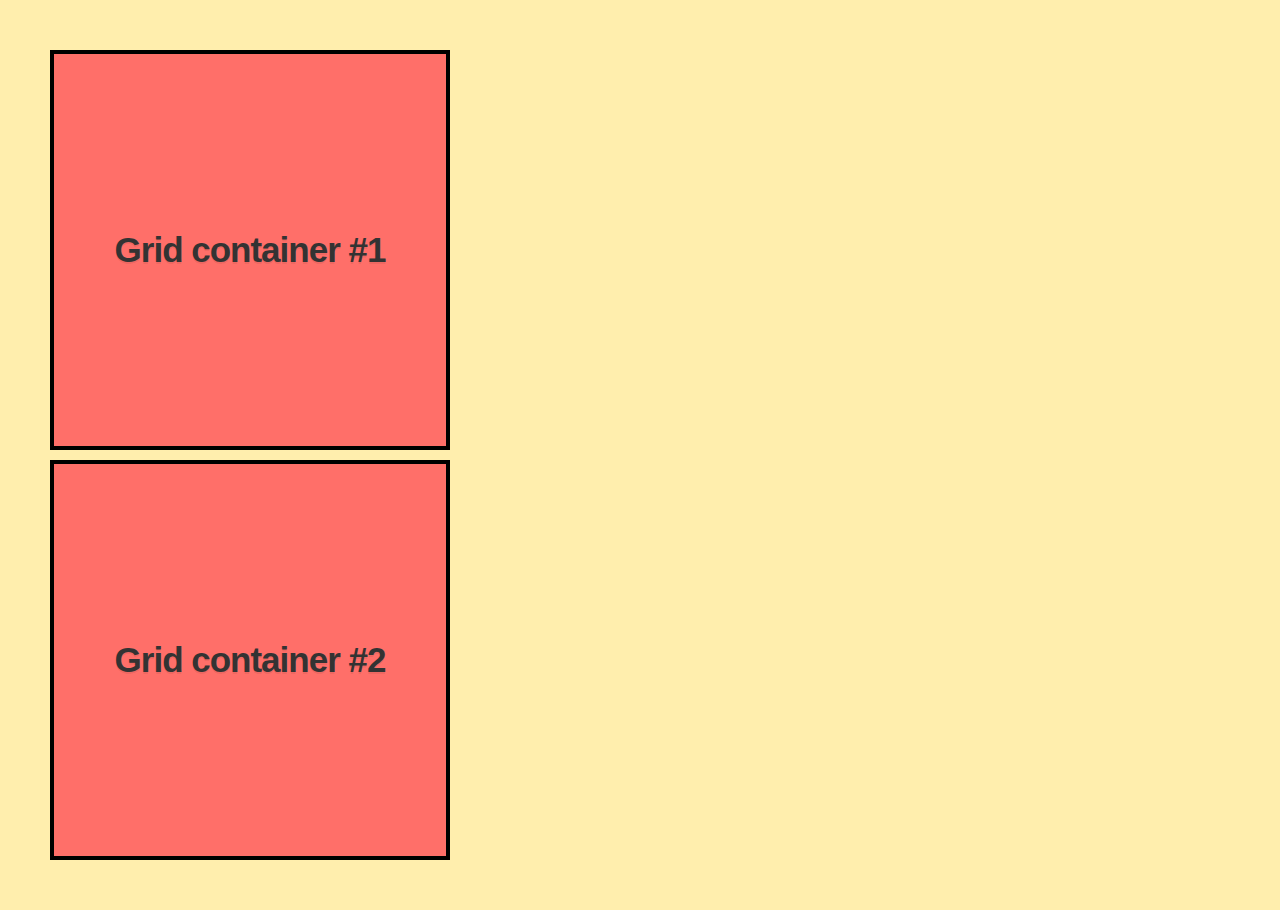
<file: 1-display_property/finish-code/index.html>
<!DOCTYPE html>
<html lang="en">

<head>
    <meta charset="UTF-8">
    <meta name="viewport" content="width=device-width, initial-scale=1.0">
    <link rel="stylesheet" href="./styles.css">
    <title>Display property</title>
</head>

<body>
    <div class="container">
        Grid container #1
    </div>
    <div class="container">
        Grid container #2
    </div>
</body>

</html>
</file>
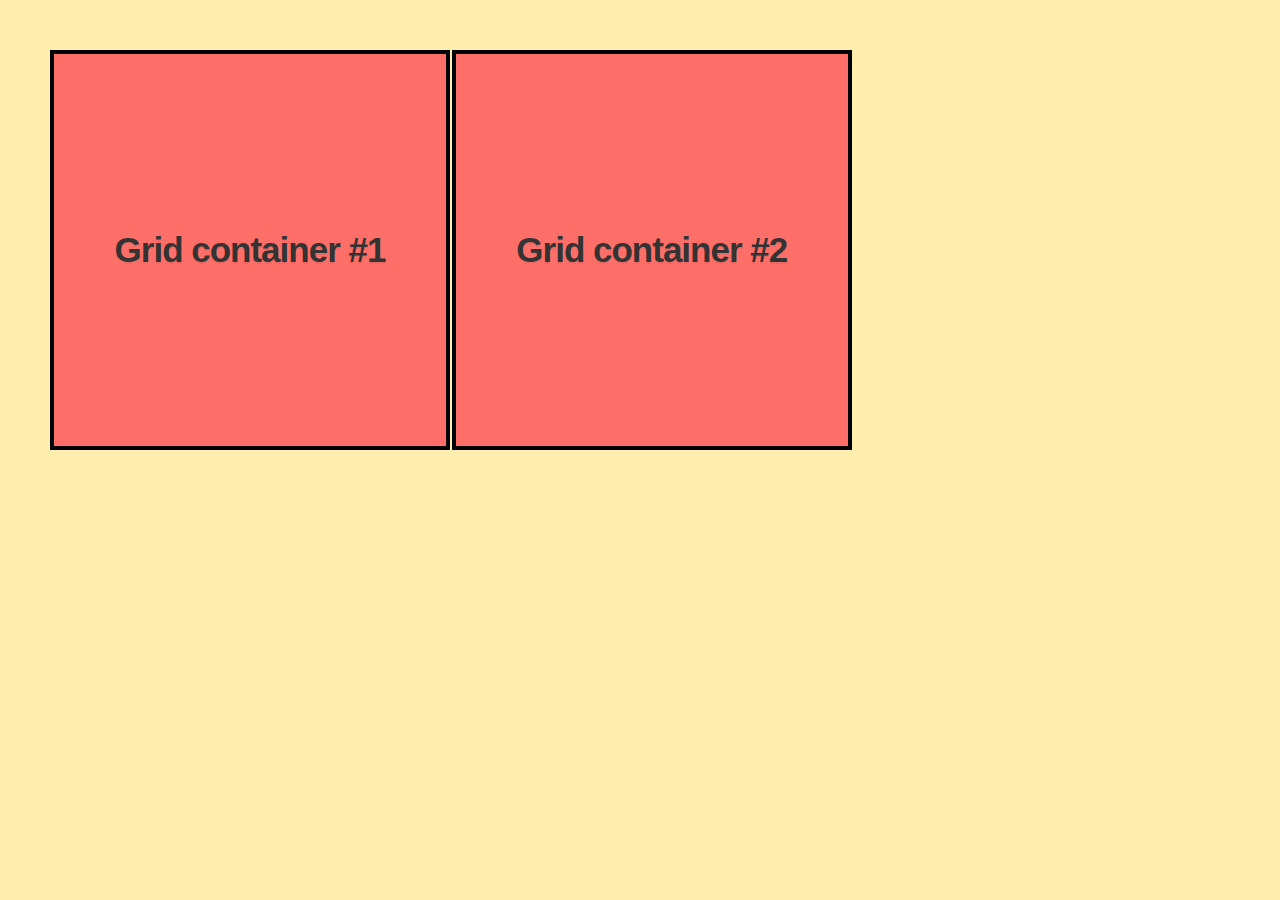
<file: 1-display_property/start-code/index.html>
<!DOCTYPE html>
<html lang="en">
  <head>
    <meta charset="UTF-8" />
    <meta name="viewport" content="width=device-width, initial-scale=1.0" />
    <link rel="stylesheet" href="./styles.css" />
    <title>Display property</title>
  </head>

  <body>
    <div class="container">Grid container #1</div>
    <div class="container">Grid container #2</div>
  </body>
</html>
</file>
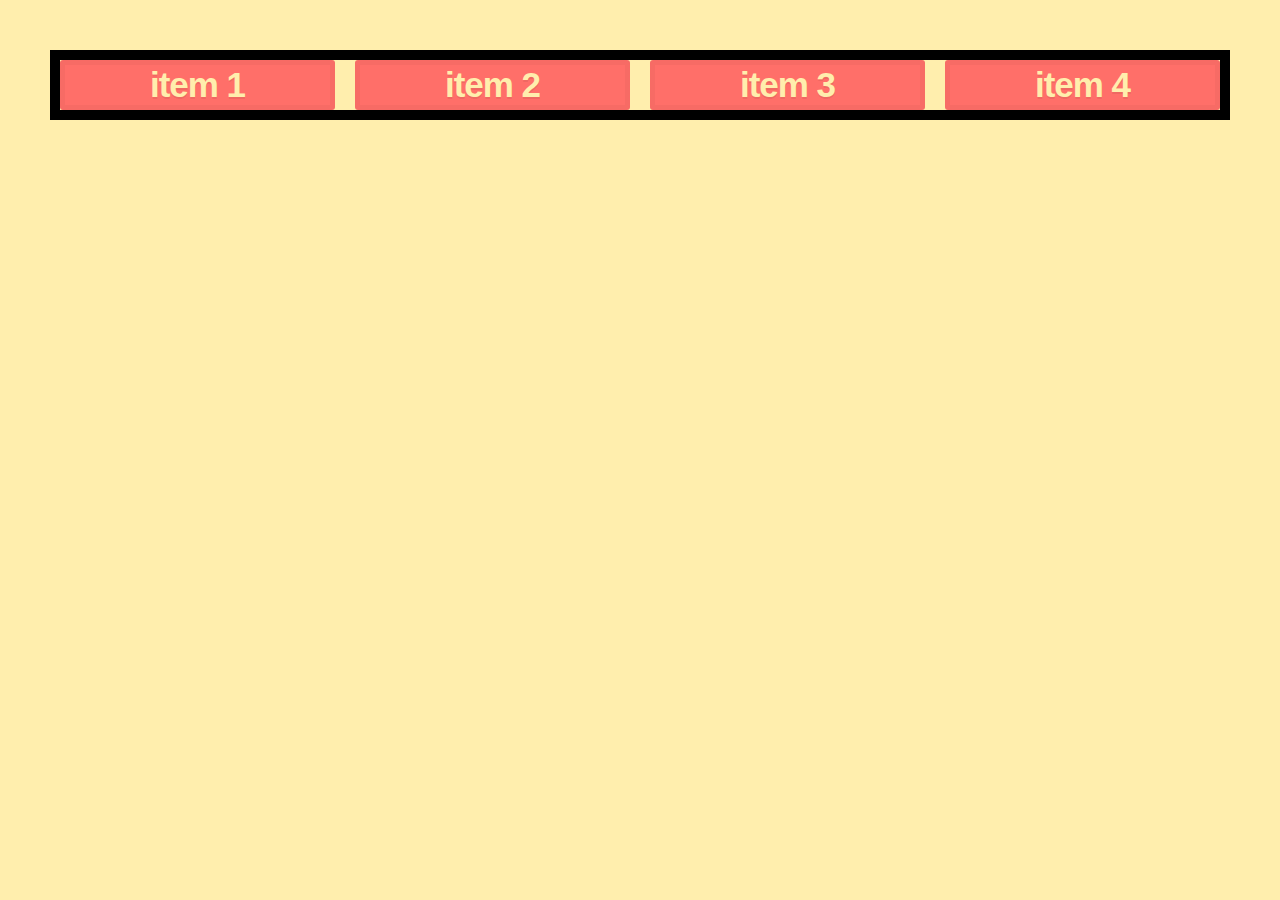
<file: 10-minmax/finish-code/index.html>
<!DOCTYPE html>
<html lang="en">

<head>
    <meta charset="UTF-8">
    <meta name="viewport" content="width=device-width, initial-scale=1.0">
    <link rel="stylesheet" href="./styles.css">
    <title>Display property</title>
</head>

<body>
    <div class="container">
        <div class="grid-item">item 1</div>
        <div class="grid-item">item 2</div>
        <div class="grid-item">item 3</div>
        <div class="grid-item">item 4</div>
    </div>

</body>

</html>
</file>
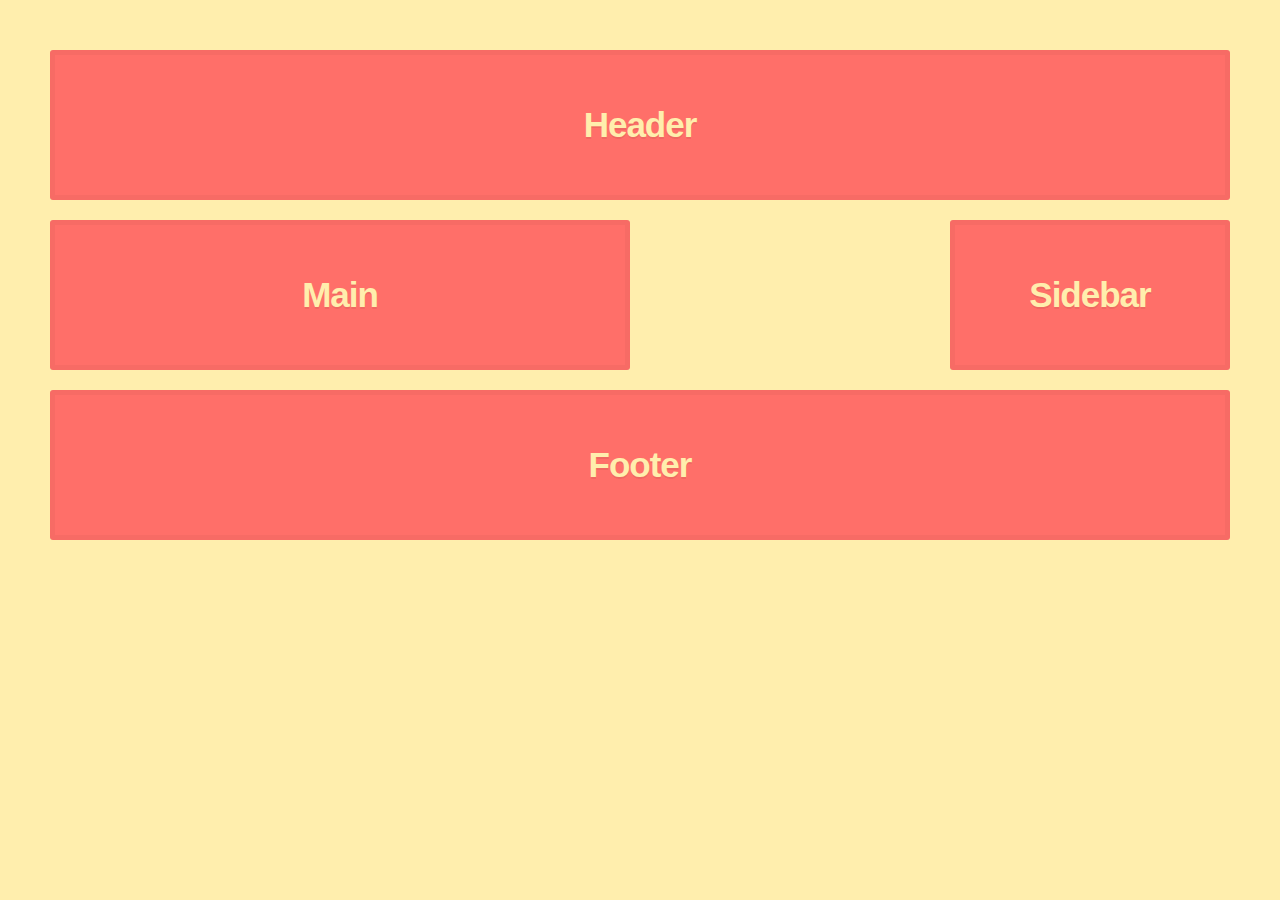
<file: 11-grid-template-areas/finish-code/index.html>
<!DOCTYPE html>
<html lang="en">

<head>
    <meta charset="UTF-8">
    <meta name="viewport" content="width=device-width, initial-scale=1.0">
    <link rel="stylesheet" href="./styles.css">
    <title>Display property</title>
</head>

<body>
    <div class="container">
        <header class="grid-item header">Header</header>
        <aside class="grid-item sidebar">Sidebar</aside>
        <main class="grid-item main">Main</main>
        <footer class="grid-item footer">Footer</footer>
    </div>

</body>

</html>
</file>
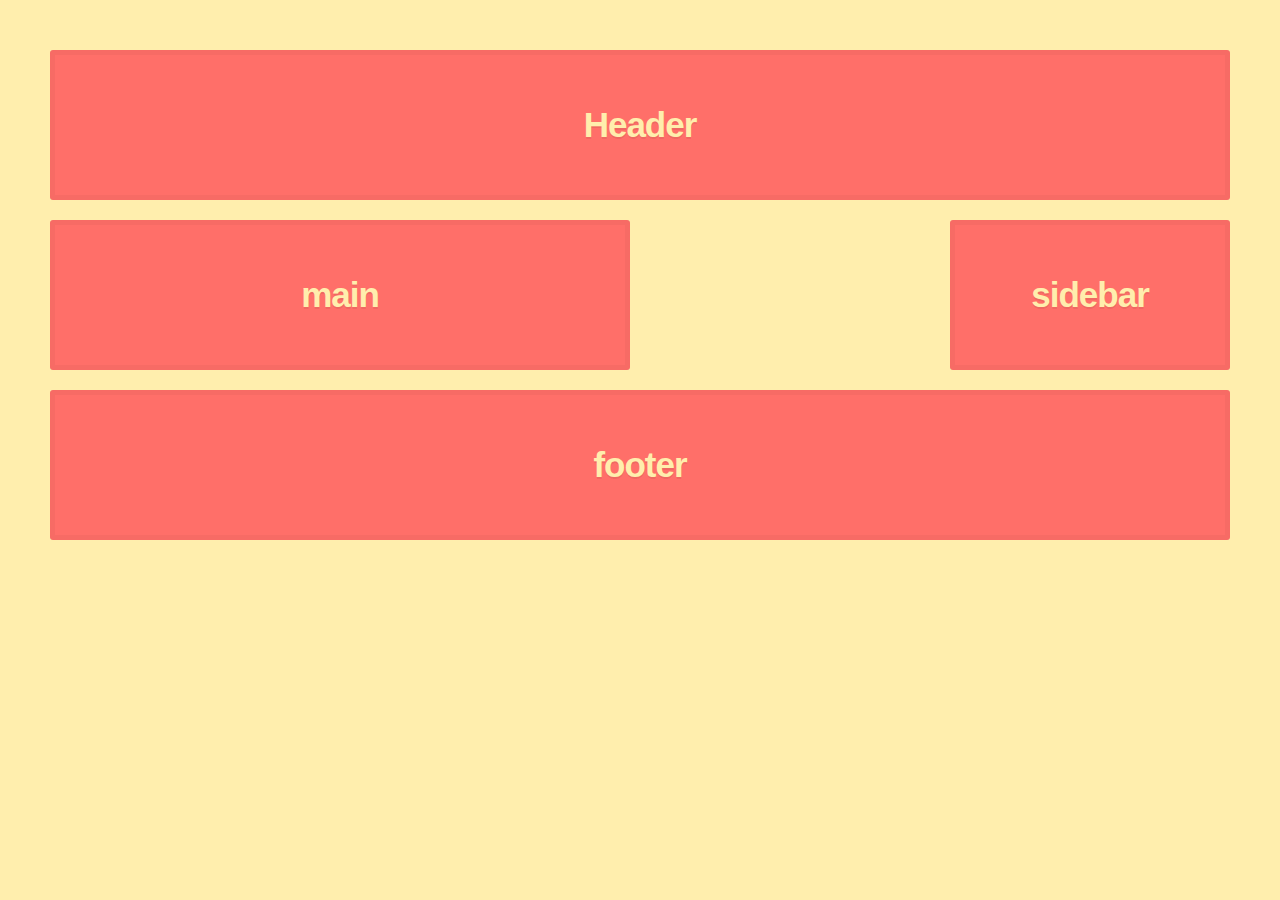
<file: 11-grid-template-areas/start-code/index.html>
<!DOCTYPE html>
<html lang="en">

<head>
    <meta charset="UTF-8">
    <meta name="viewport" content="width=device-width, initial-scale=1.0">
    <link rel="stylesheet" href="./styles.css">
    <title>Display property</title>
</head>

<body>
    <div class="container">
        <header class="grid-item header">Header</header>
        <aside class="grid-item sidebar">sidebar</aside>
        <main class="grid-item main">main</main>
        <footer class="grid-item footer">footer</footer>
    </div>

</body>

</html>
</file>
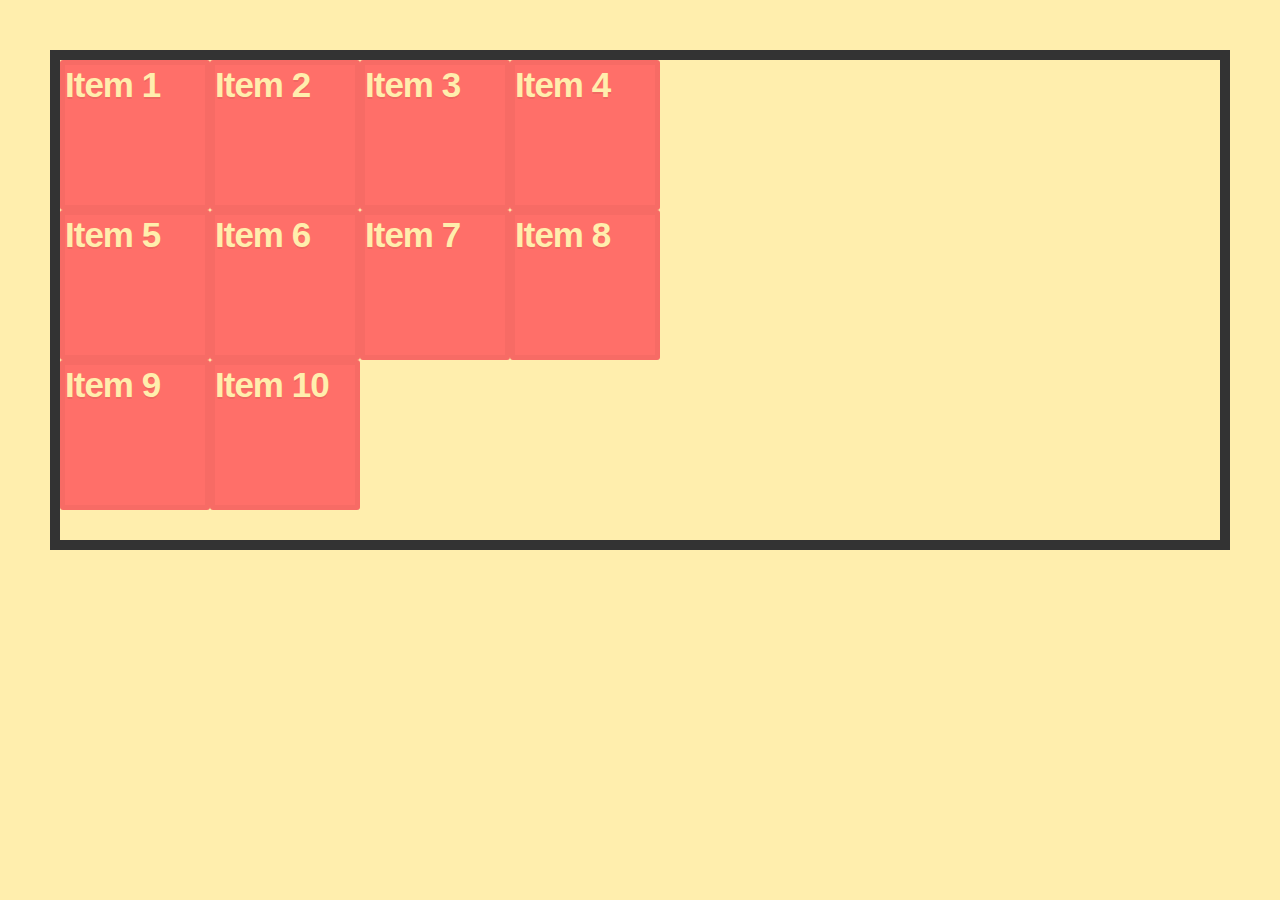
<file: 12-grid alignment and justification/finish-code/index.html>
<!DOCTYPE html>
<html lang="en">

<head>
    <meta charset="UTF-8">
    <meta name="viewport" content="width=device-width, initial-scale=1.0">
    <link rel="stylesheet" href="./styles.css">
    <title>Display property</title>
</head>

<body>
    <div class="container">
        <div class="grid-item">Item 1</div>
        <div class="grid-item">Item 2</div>
        <div class="grid-item">Item 3</div>
        <div class="grid-item item-4">Item 4</div>
        <div class="grid-item">Item 5</div>
        <div class="grid-item">Item 6</div>
        <div class="grid-item">Item 7</div>
        <div class="grid-item">Item 8</div>
        <div class="grid-item">Item 9</div>
        <div class="grid-item">Item 10</div>
    </div>

</body>

</html>
</file>
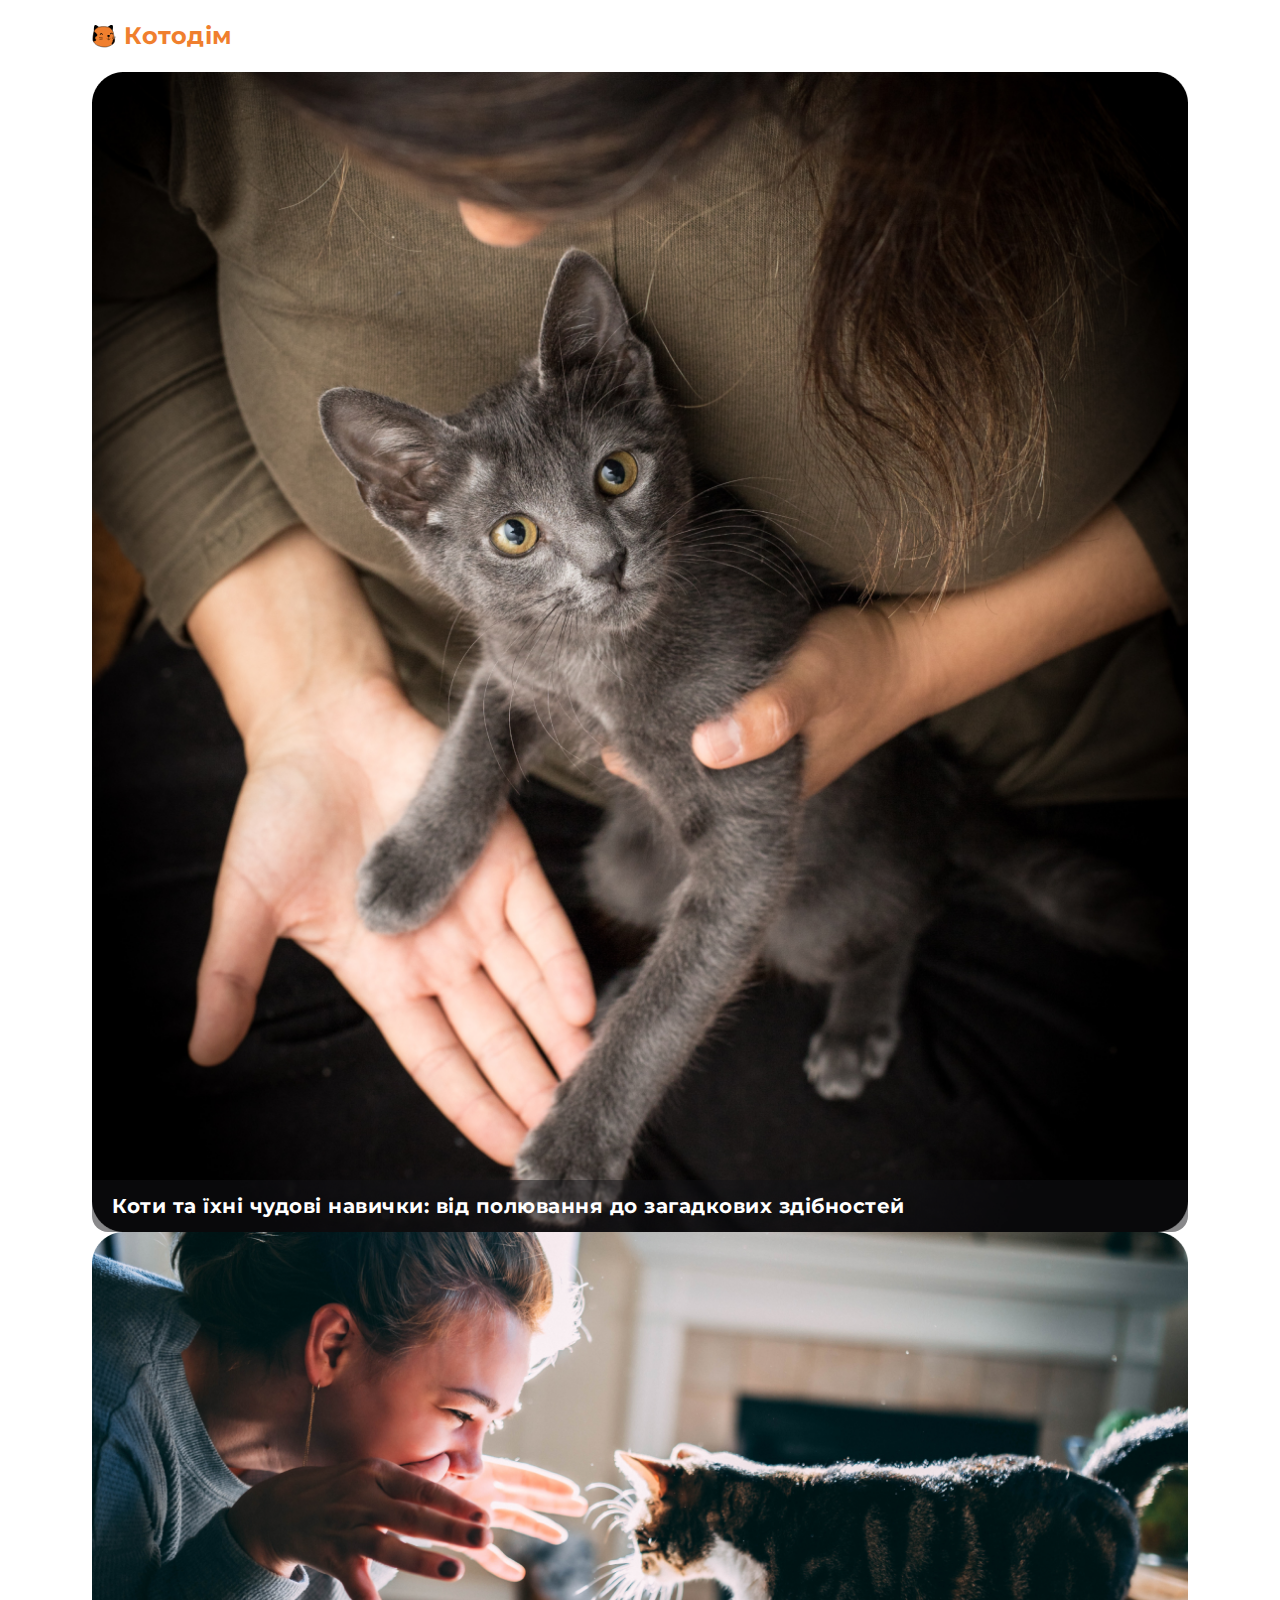
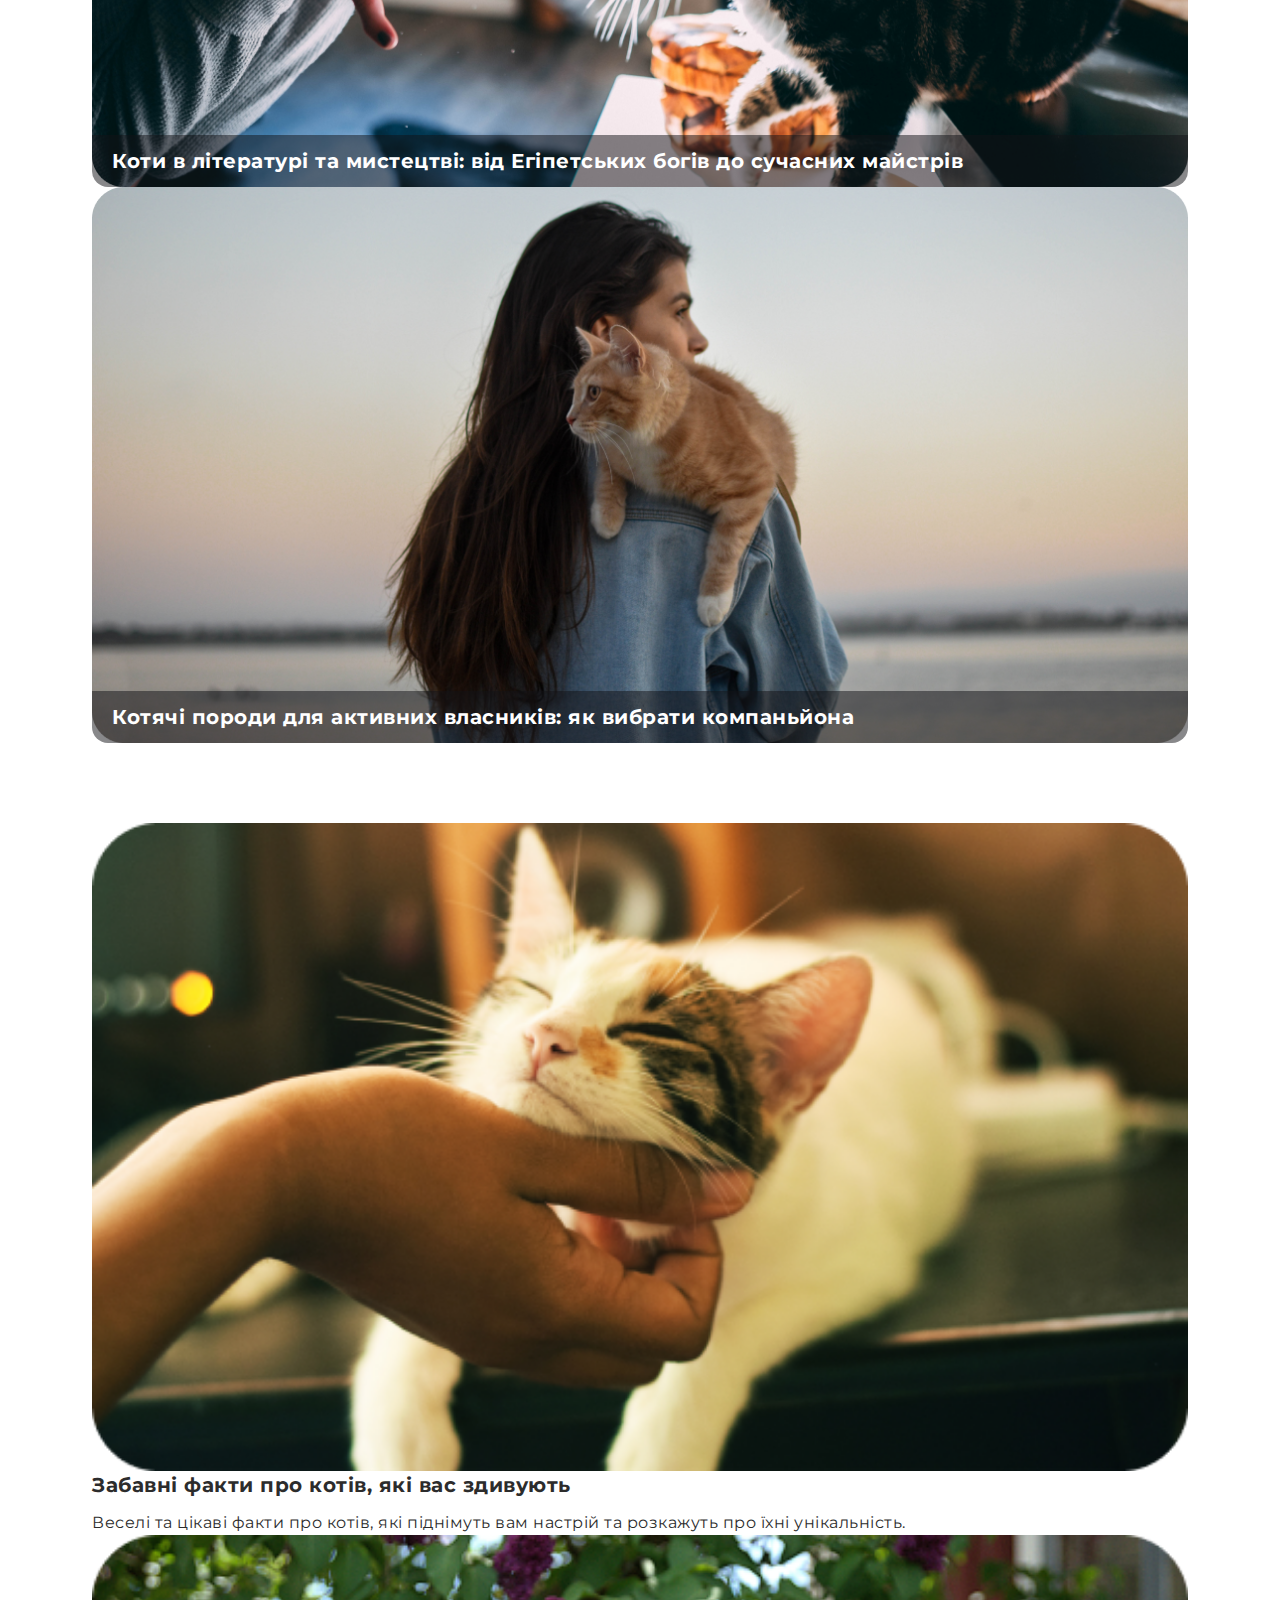
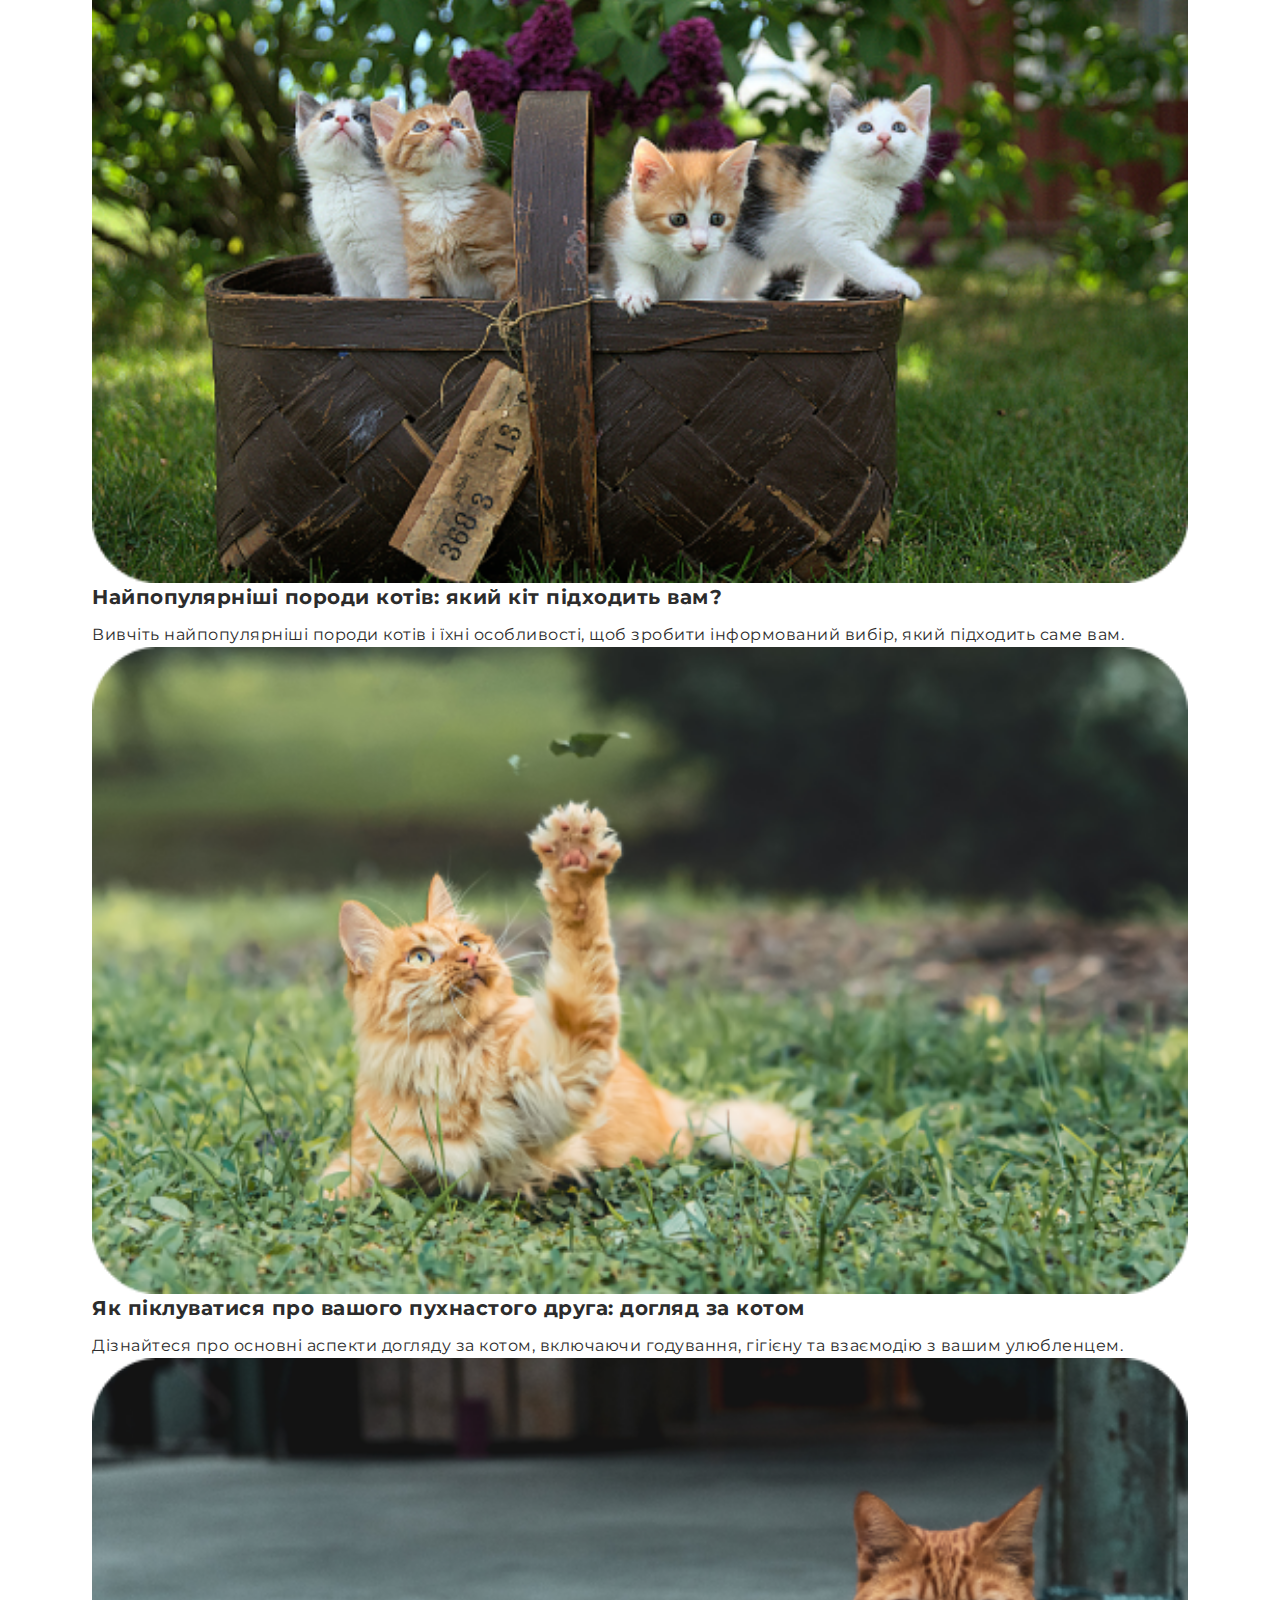
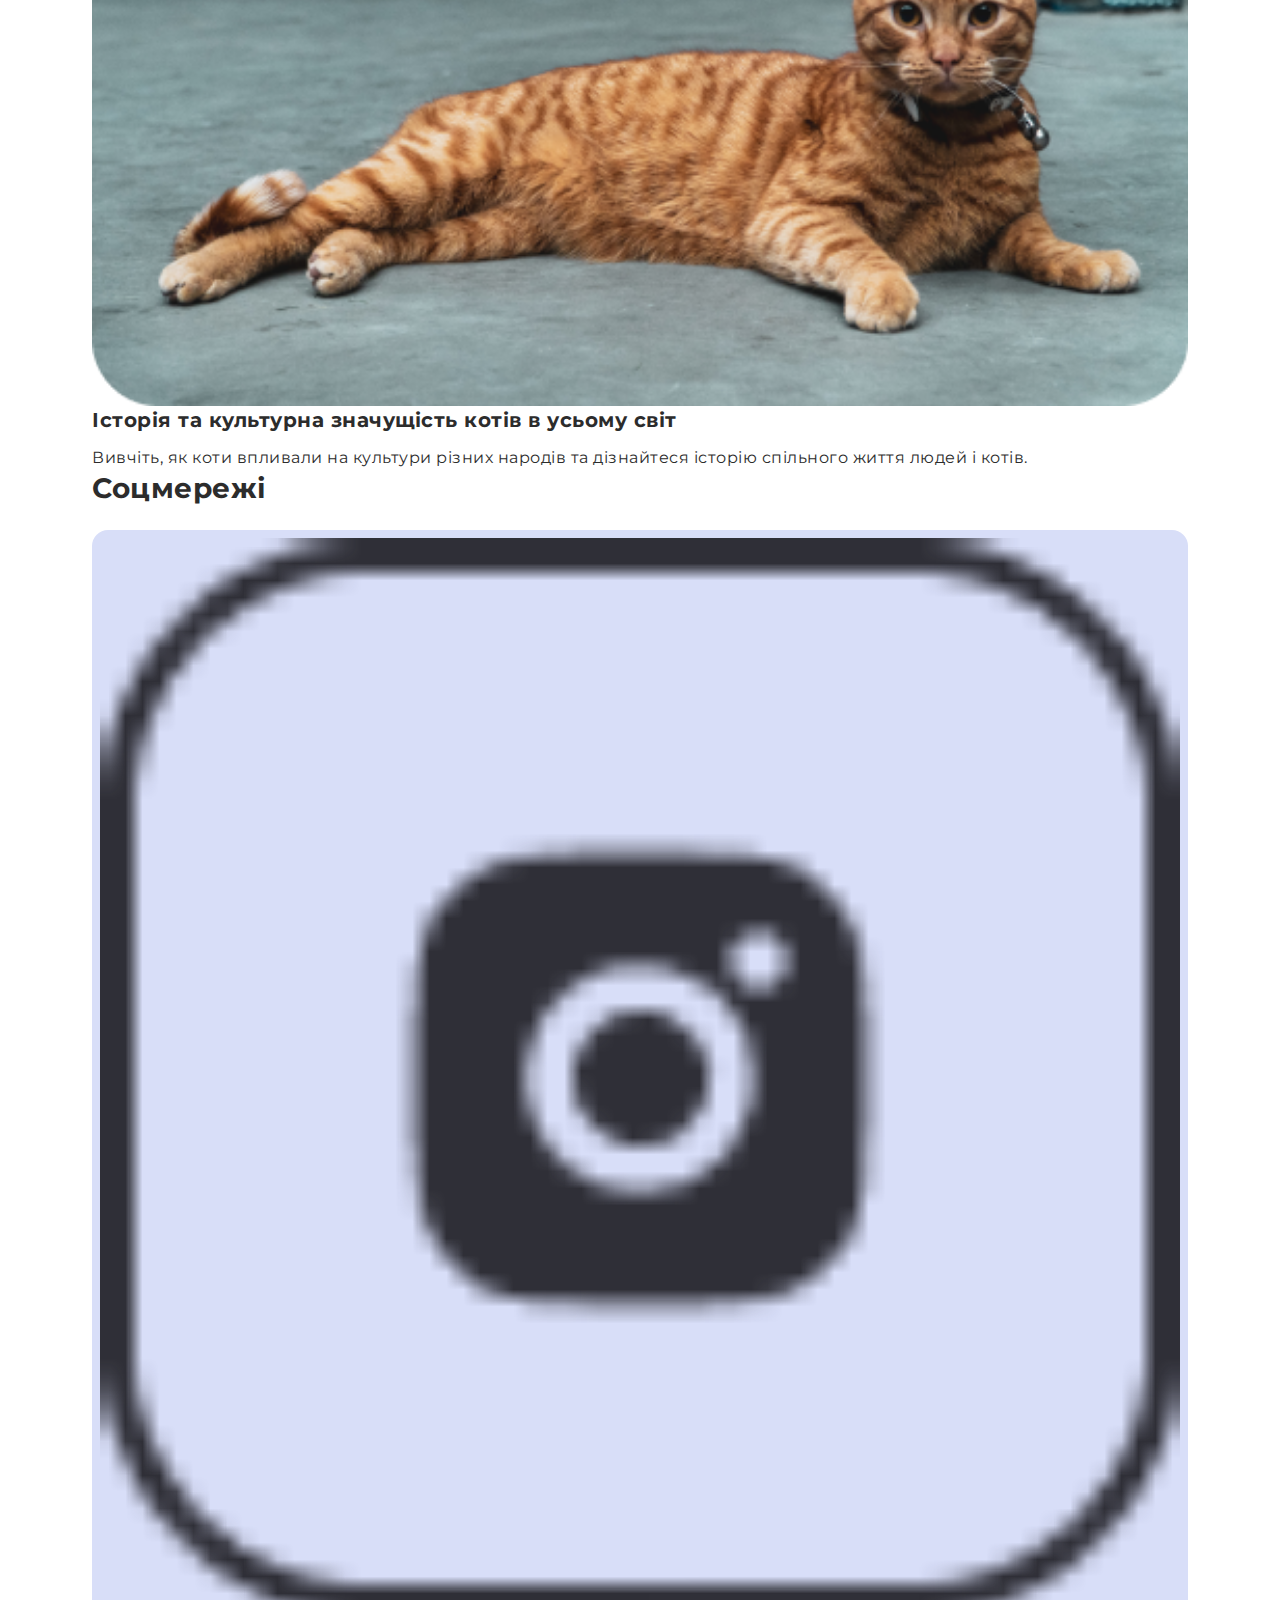
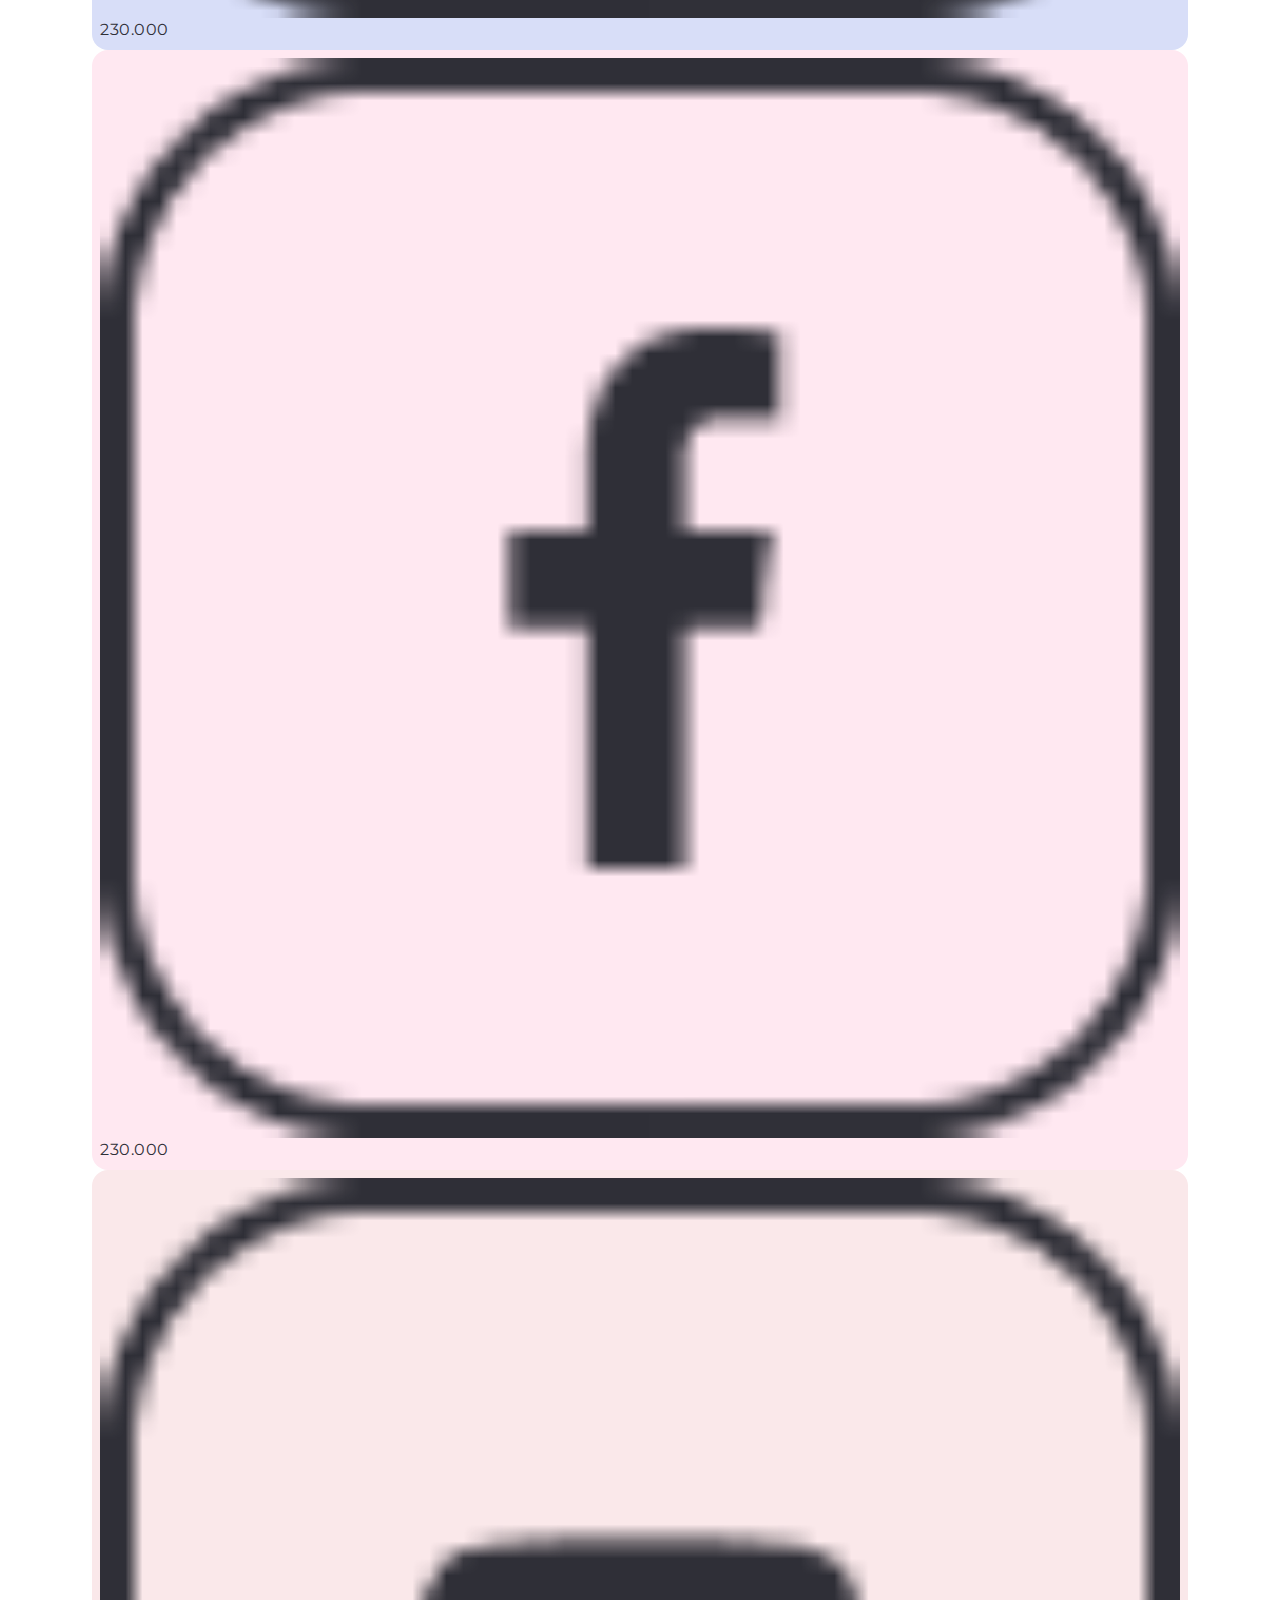
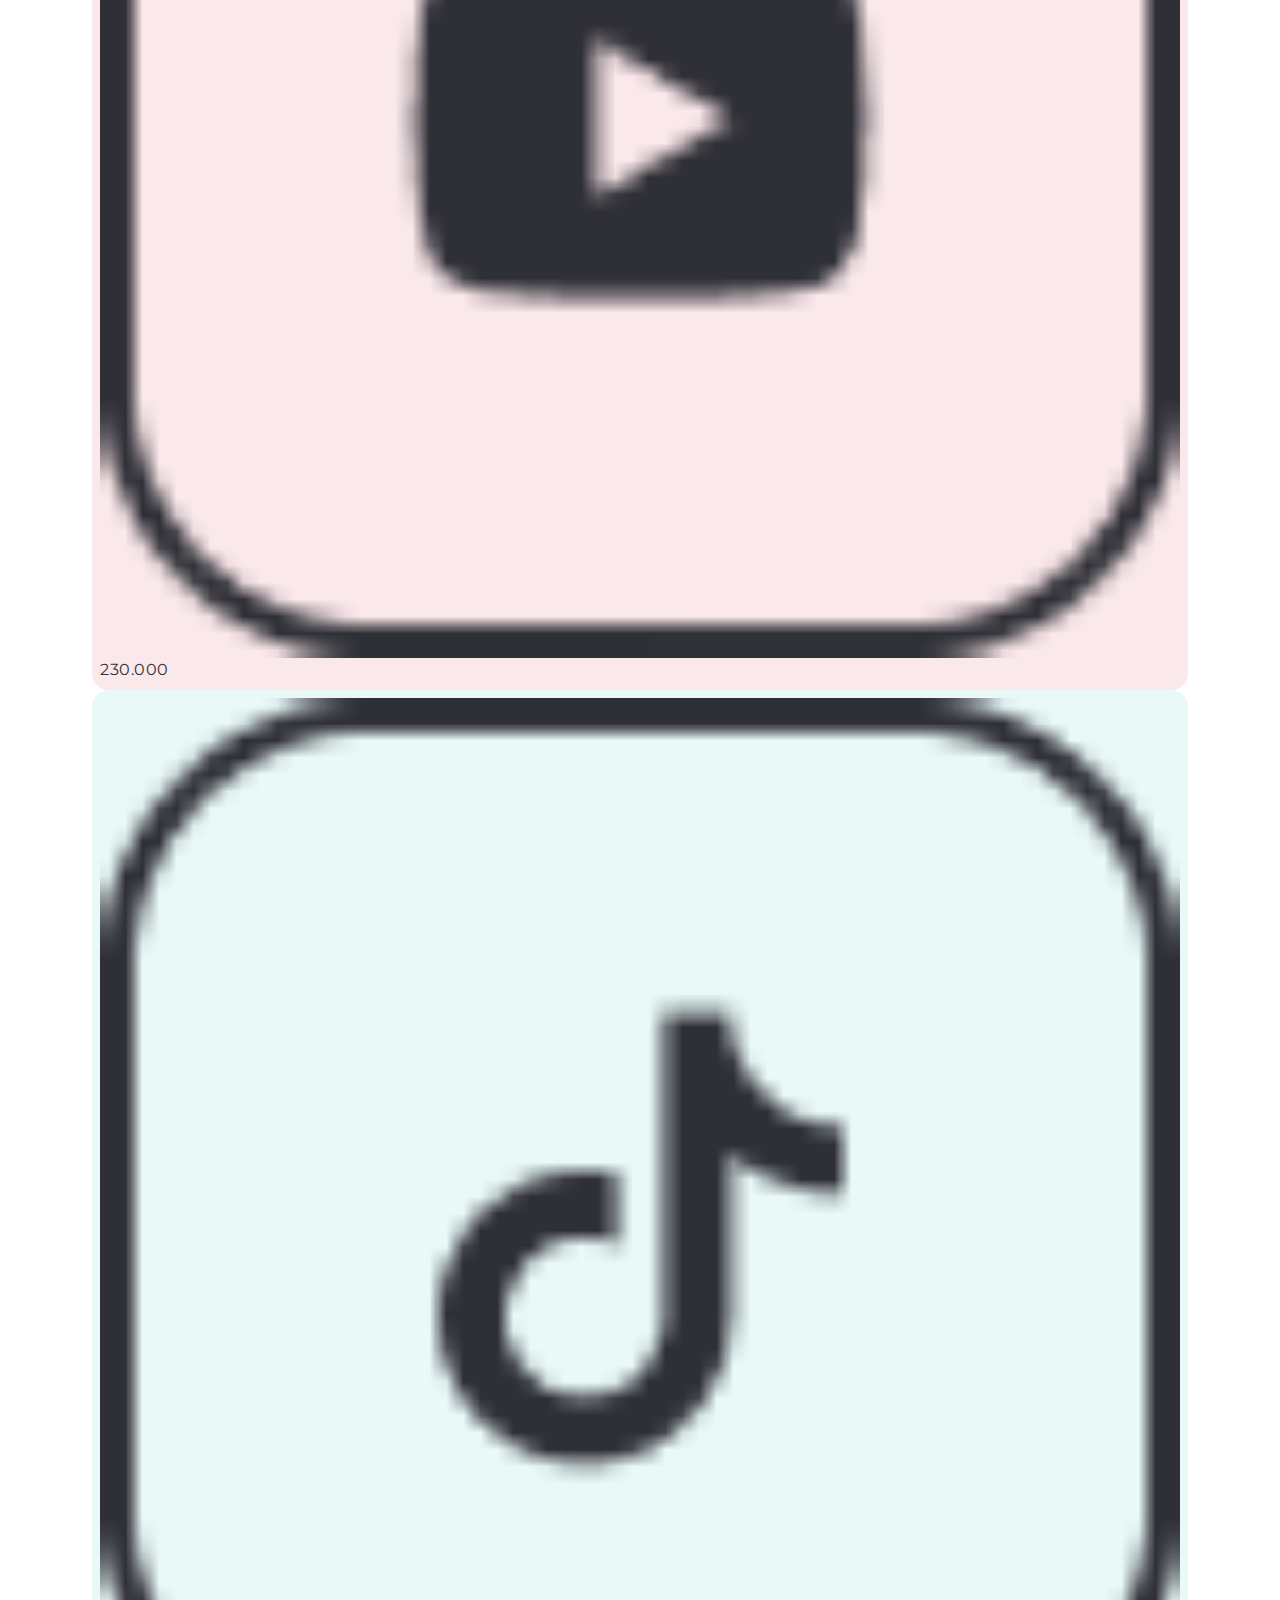
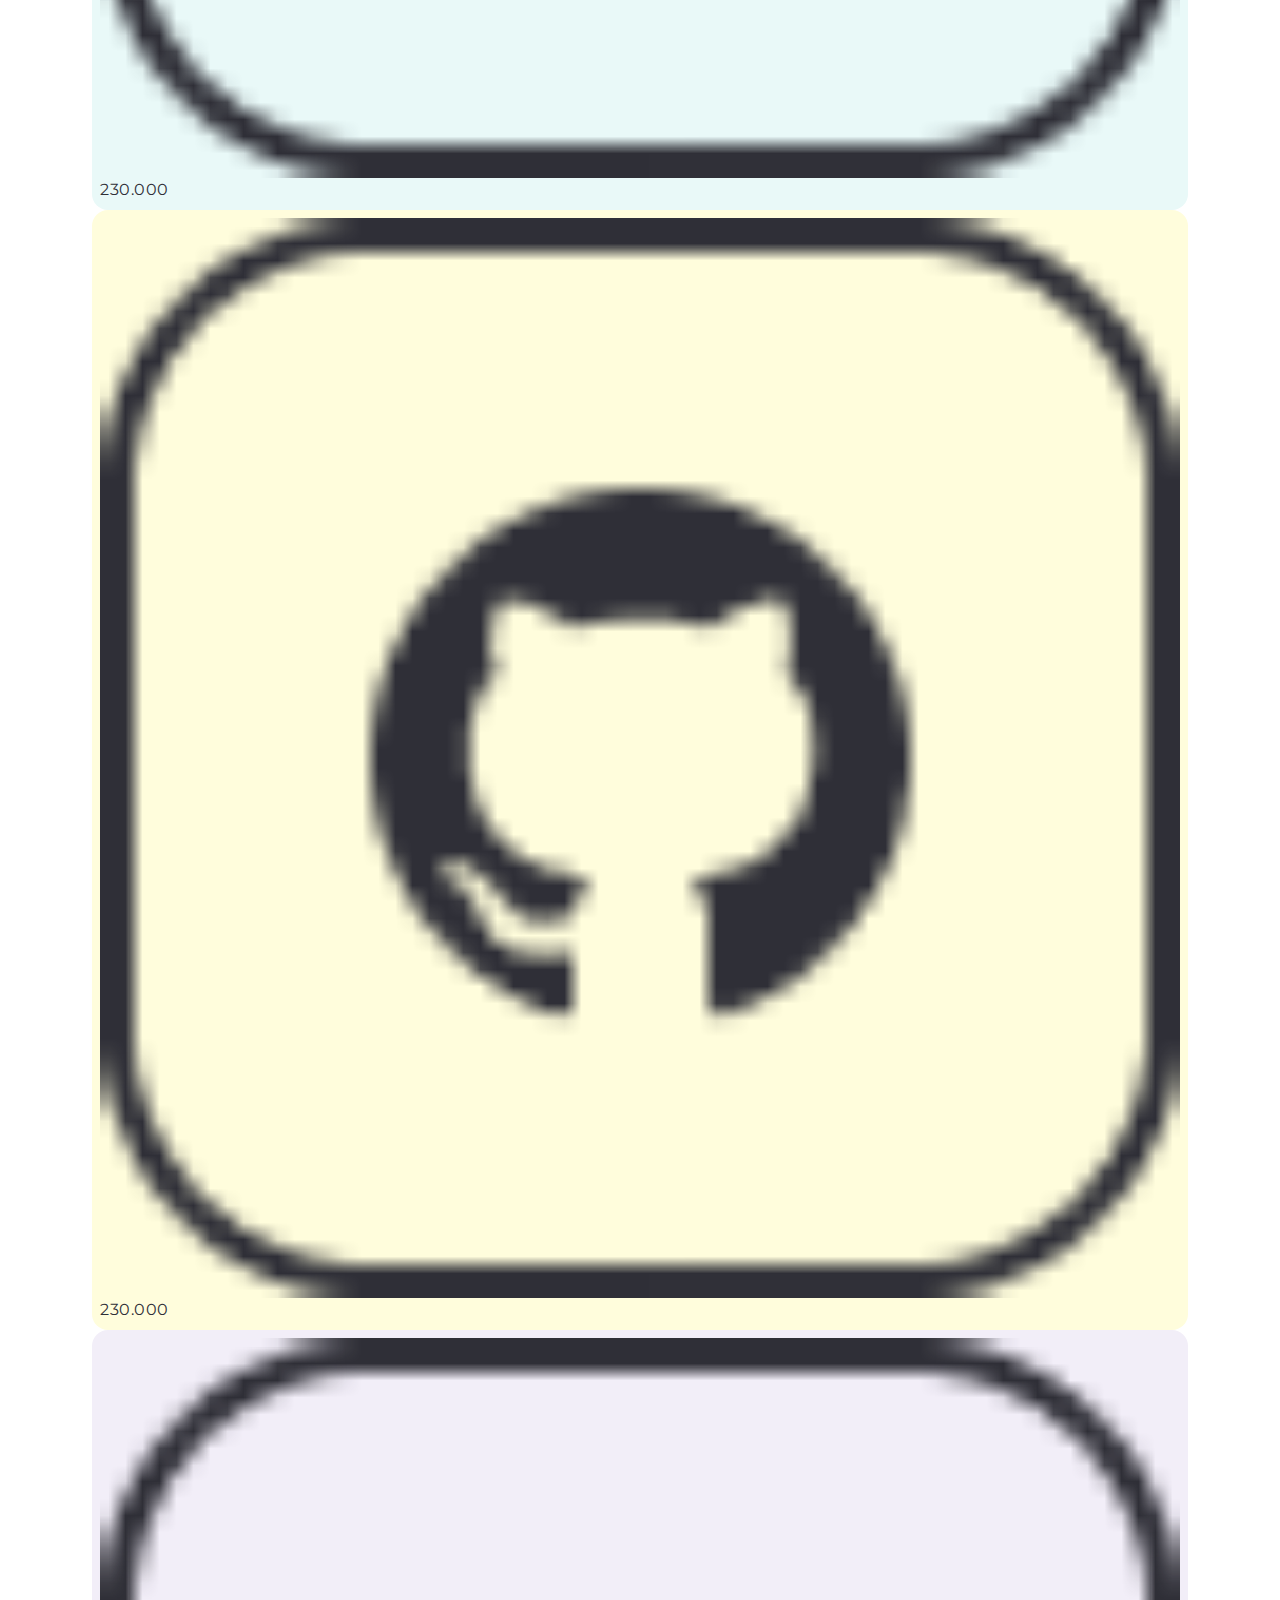
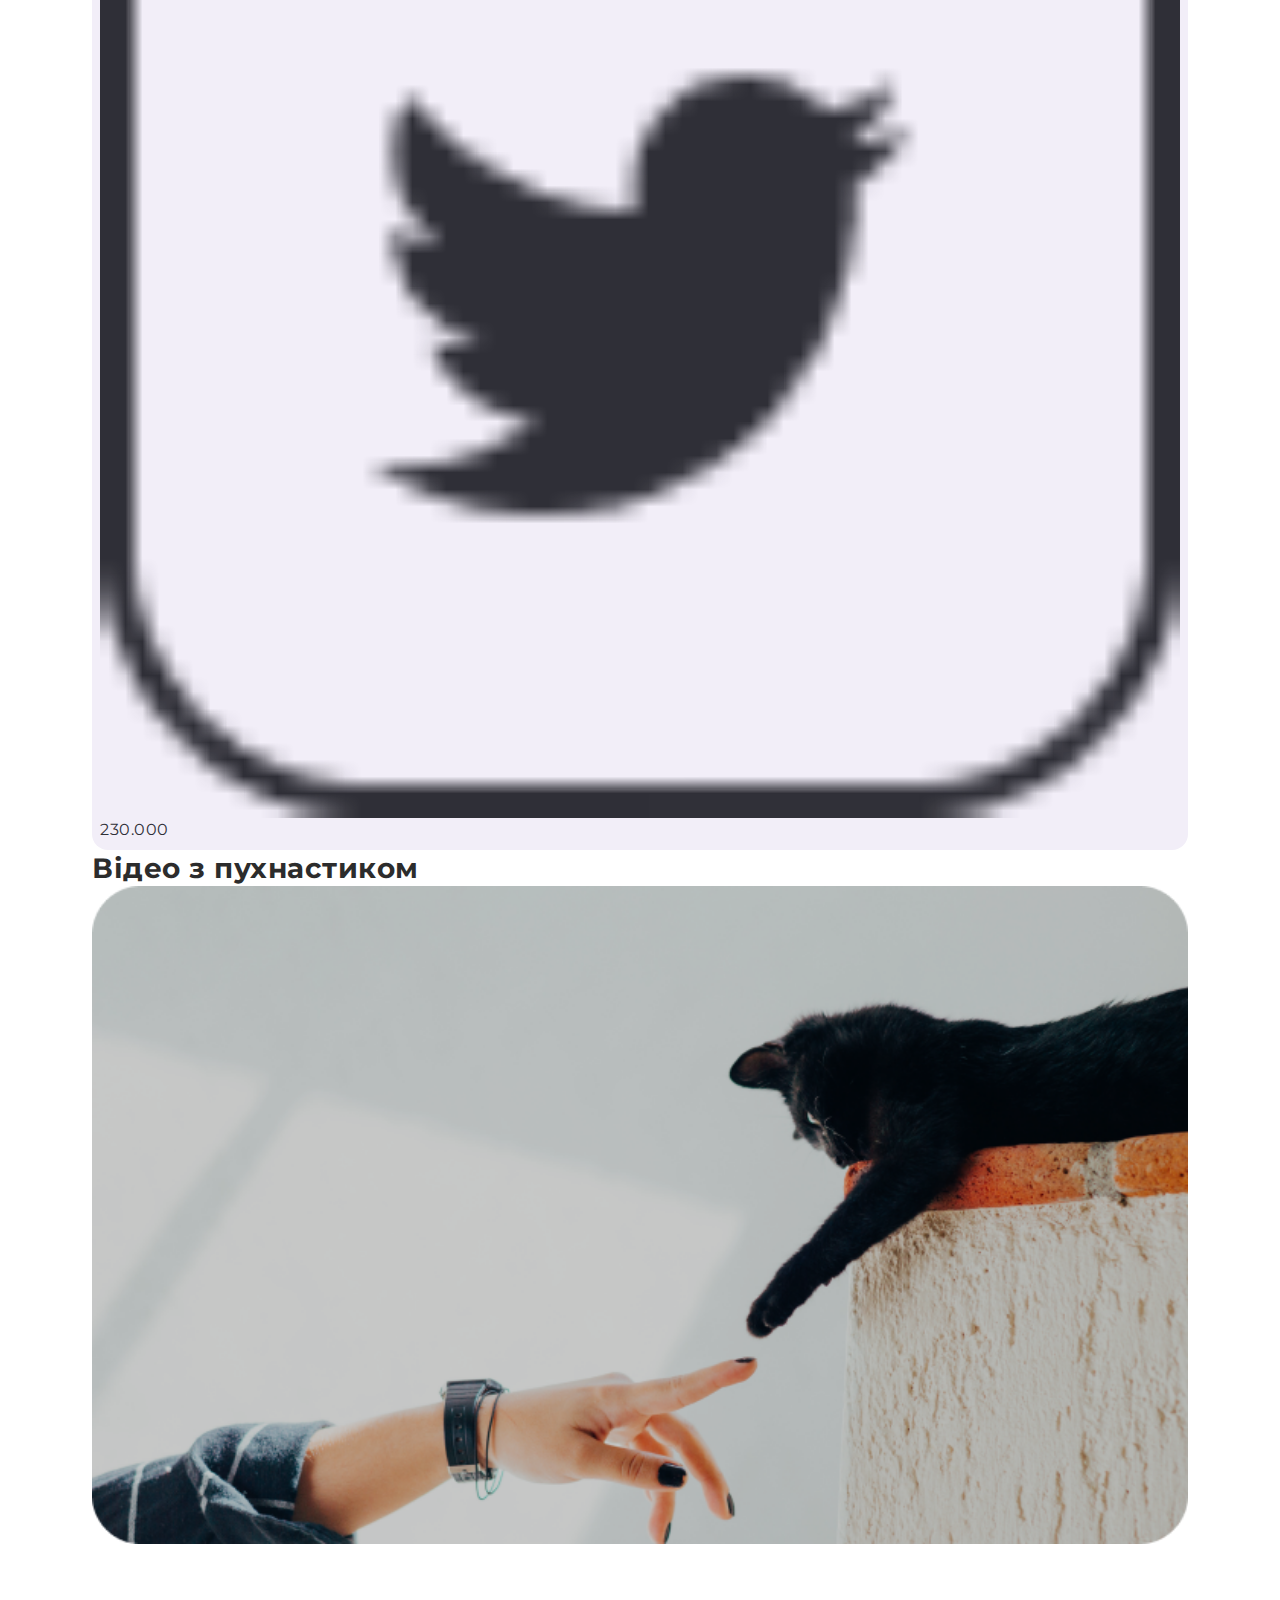
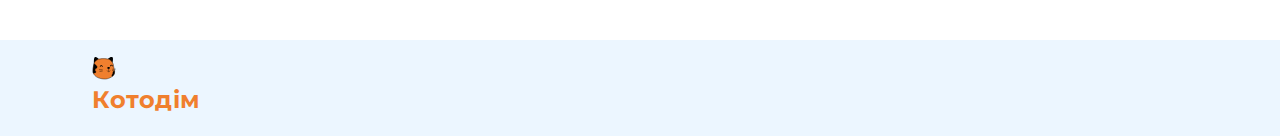
<file: 14-Project(header)/finish code/index.html>
<!DOCTYPE html>
<html lang="en">

<head>
    <meta charset="UTF-8">
    <meta name="viewport" content="width=device-width, initial-scale=1.0">
    <link rel="preconnect" href="https://fonts.googleapis.com">
    <link rel="preconnect" href="https://fonts.gstatic.com" crossorigin>
    <link href="https://fonts.googleapis.com/css2?family=Montserrat:wght@400;700&display=swap" rel="stylesheet">
    <link rel="stylesheet" href="./styles.css">
    <title>Project</title>
</head>

<body>
    <header class="header">
        <div class="container header-container">
            <img src="./img/cat.svg" alt="cat" class="logo">
            <h1 class="label">Котодім</h1>
        </div>
    </header>
    <main class="main">
        <div class="container">
            <ul class="posts">
                <li class="post">
                    <a href="#">
                        <img src="./img/picture 1.png" alt="kitten" class="post-img">
                        <div class="overlay">
                            <h2 class="post-title sub-title">Коти та їхні чудові навички: від полювання до загадкових
                                здібностей</h2>
                        </div>
                    </a>
                </li>
                <li class="post">
                    <a href="#">
                        <img src="./img/picture 2.png" alt="scary kitten" class="post-img">
                        <div class="overlay">
                            <h2 class="post-title sub-title">Коти в літературі та мистецтві: від Егіпетських богів до
                                сучасних
                                майстрів</h2>
                        </div>
                    </a>
                </li>
                <li class="post">
                    <a href="#">
                        <img src="./img/picture 3.png" alt="cat" class="post-img">
                        <div class="overlay">
                            <h2 class="post-title sub-title">Котячі породи для активних власників: як вибрати
                                компаньйона
                            </h2>
                        </div>
                    </a>
                </li>
            </ul>
            <section class="longread">
                <ul class="blog">
                    <li class="blog-item">
                        <a href="#" class="blog-link">
                            <img src="./img/1.png" alt="cat" class="blog-photo">
                            <div class="wrapper">
                                <h2 class="blog-title sub-title">Забавні факти про котів, які вас здивують</h2>
                                <p class="blog-text">Веселі та цікаві факти про котів, які піднімуть вам настрій та
                                    розкажуть про їхні унікальність.</p>
                            </div>
                        </a>
                    </li>
                    <li class="blog-item">
                        <a href="#" class="blog-link">
                            <img src="./img/2.png" alt="cats" class="blog-photo">
                            <div class="wrapper">
                                <h2 class="blog-title sub-title">Найпопулярніші породи котів: який кіт підходить вам?
                                </h2>
                                <p class="blog-text">Вивчіть найпопулярніші породи котів і їхні особливості, щоб зробити
                                    інформований вибір, який підходить саме вам.</p>
                            </div>
                        </a>
                    </li>
                    <li class="blog-item">
                        <a href="#" class="blog-link">
                            <img src="./img/4.png" alt="red-cat" class="blog-photo">
                            <div class="wrapper">
                                <h2 class="blog-title sub-title">Як піклуватися про вашого пухнастого друга: догляд за
                                    котом
                                </h2>
                                <p class="blog-text">Дізнайтеся про основні аспекти догляду за котом, включаючи
                                    годування,
                                    гігієну та взаємодію з вашим улюбленцем.</p>
                            </div>
                        </a>
                    </li>
                    <li class="blog-item">
                        <a href="#" class="blog-link">
                            <img src="./img/3.png" alt="red-cat" class="blog-photo">
                            <div class="wrapper">
                                <h2 class="blog-title sub-title">Історія та культурна значущість котів в усьому світ
                                </h2>
                                <p class="blog-text">Вивчіть, як коти впливали на культури різних народів та дізнайтеся
                                    історію спільного життя людей і котів.</p>
                            </div>
                        </a>
                    </li>
                </ul>
                <div class="socials">
                    <h2 class="socials-title title">Соцмережі</h2>
                    <ul class="socials-list">
                        <li class="socials-item">
                            <a href="#" class="social-link">
                                <img src="./img/instagram.png" alt="instagram" class="social-icon">
                                <p class="social-subscripers">230.000</p>
                            </a>
                        </li>
                        <li class="socials-item">
                            <a href="#" class="social-link">
                                <img src="./img/facebook.png" alt="facebook" class="social-icon">
                                <p class="social-subscripers">230.000</p>
                            </a>
                        </li>
                        <li class="socials-item">
                            <a href="#" class="social-link">
                                <img src="./img/youtube.png" alt="youtube" class="social-icon">
                                <p class="social-subscripers">230.000</p>
                            </a>
                        </li>
                        <li class="socials-item">
                            <a href="#" class="social-link">
                                <img src="./img/tiktok.png" alt="tiktok" class="social-icon">
                                <p class="social-subscripers">230.000</p>
                            </a>
                        </li>
                        <li class="socials-item">
                            <a href="#" class="social-link">
                                <img src="./img/github.png" alt="github" class="social-icon">
                                <p class="social-subscripers">230.000</p>
                            </a>
                        </li>
                        <li class="socials-item">
                            <a href="#" class="social-link">
                                <img src="./img/twitter.png" alt="twitter" class="social-icon">
                                <p class="social-subscripers">230.000</p>
                            </a>
                        </li>
                    </ul>
                </div>
                <div class="video">
                    <h2 class="video-title title">Відео з пухнастиком</h2>
                    <img src="./img/picture.png" alt="video">
                </div>
            </section>
        </div>
    </main>
    <footer class="footer">
        <div class="container">
            <img src="./img/cat.svg" alt="cat" class="logo">
            <h2 class="label">Котодім</h2>
        </div>
    </footer>
</body>

</html>
</file>
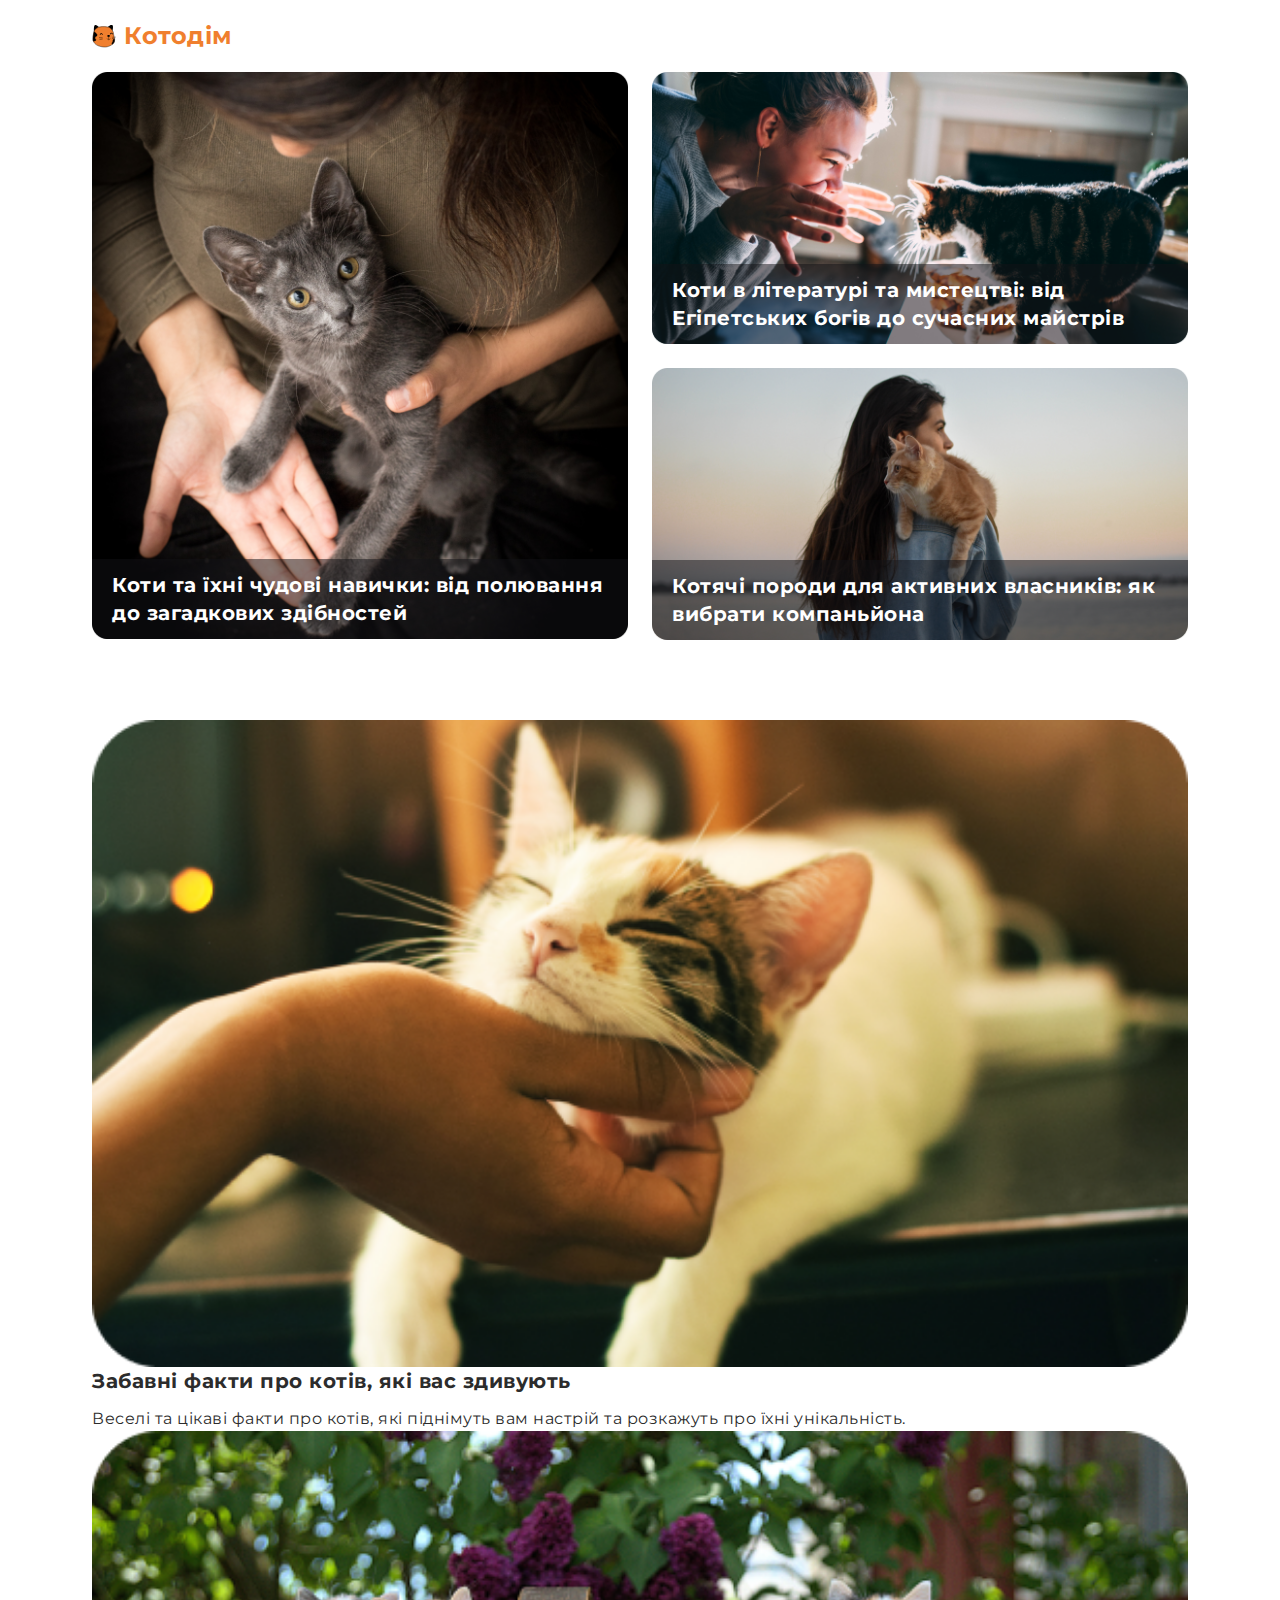
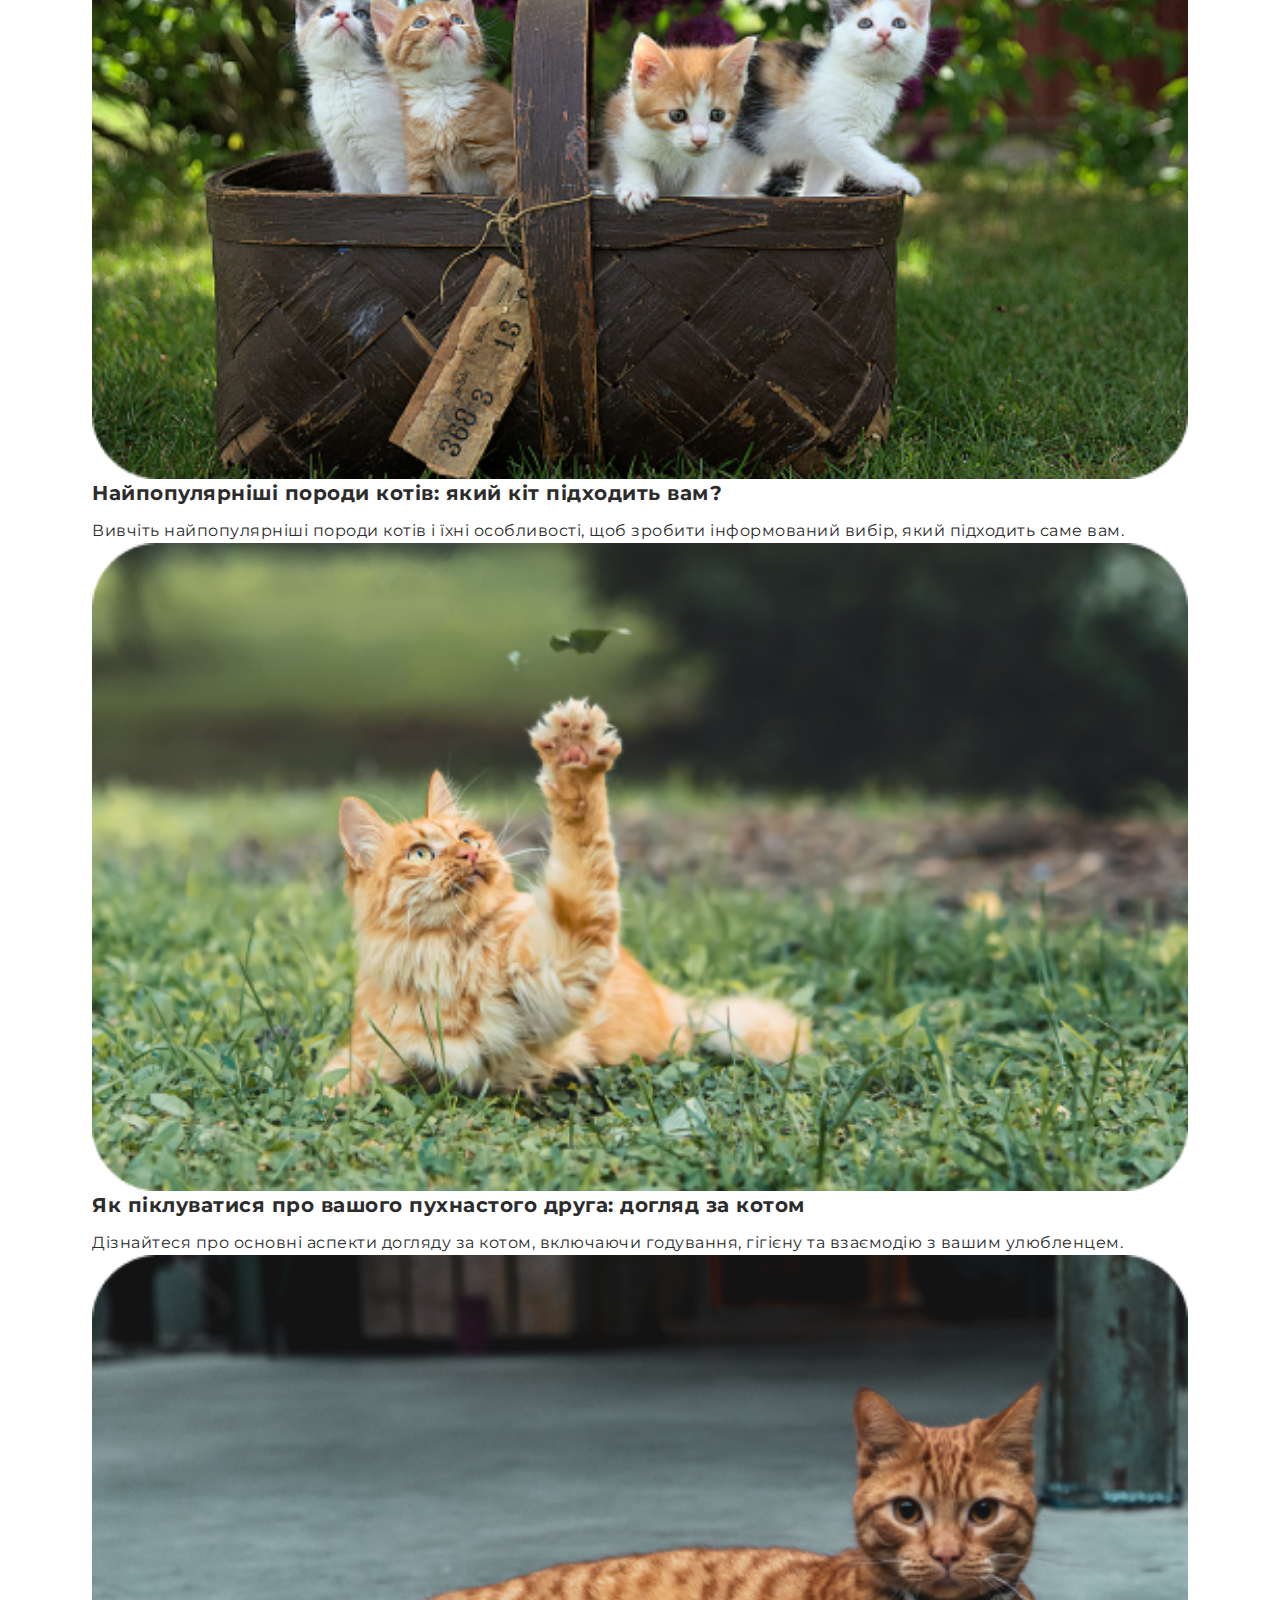
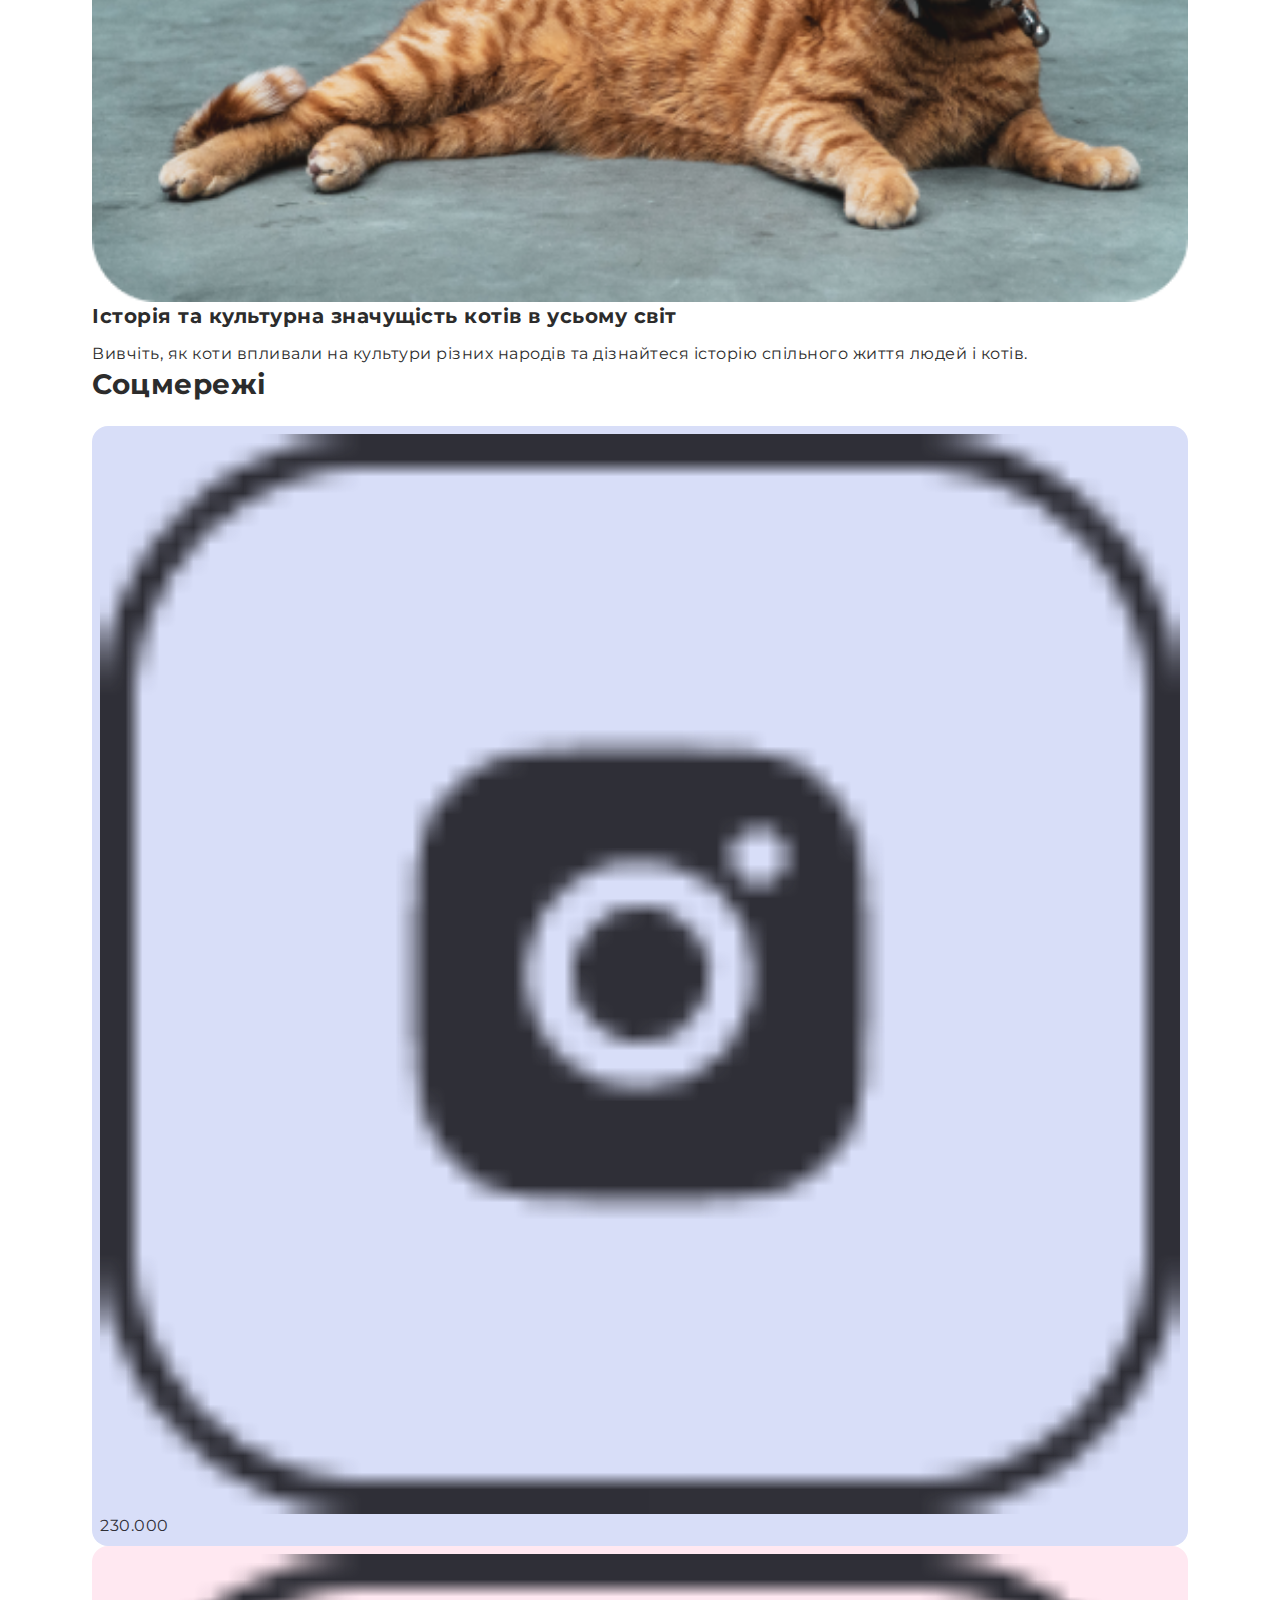
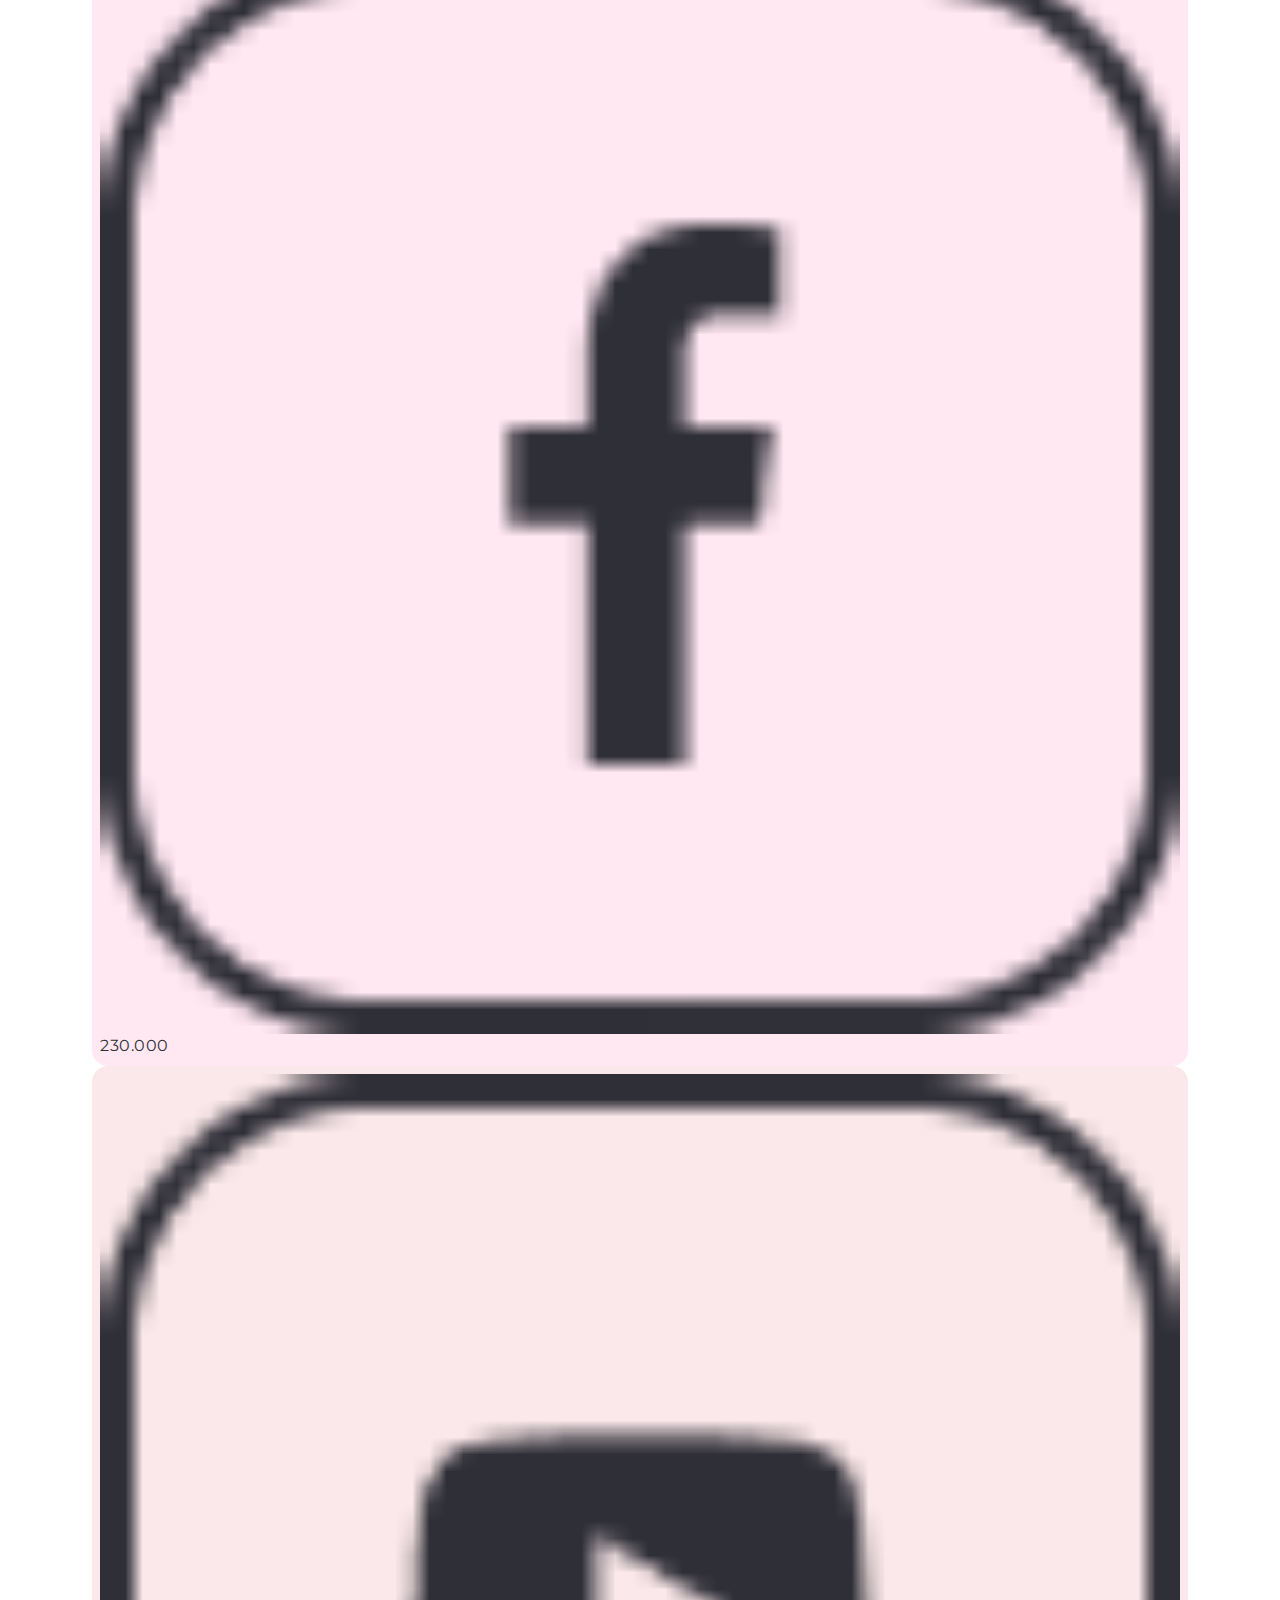
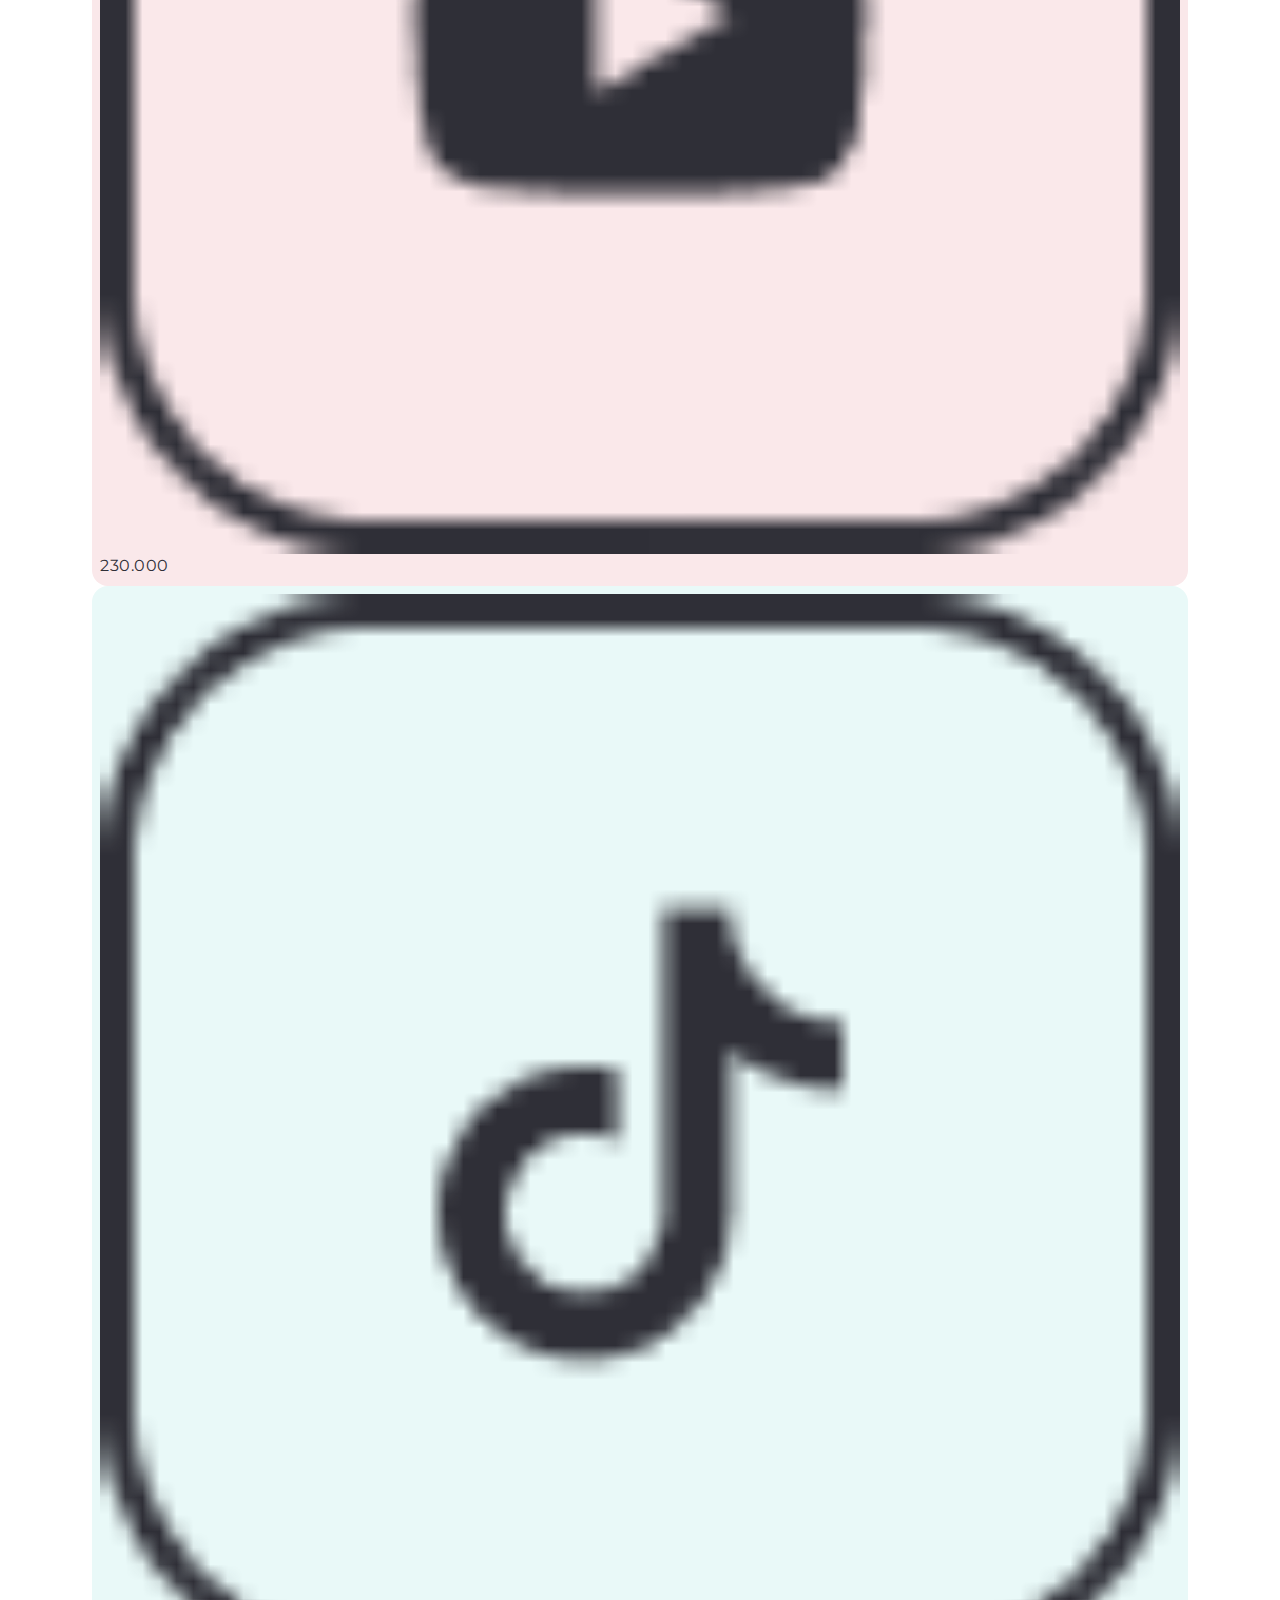
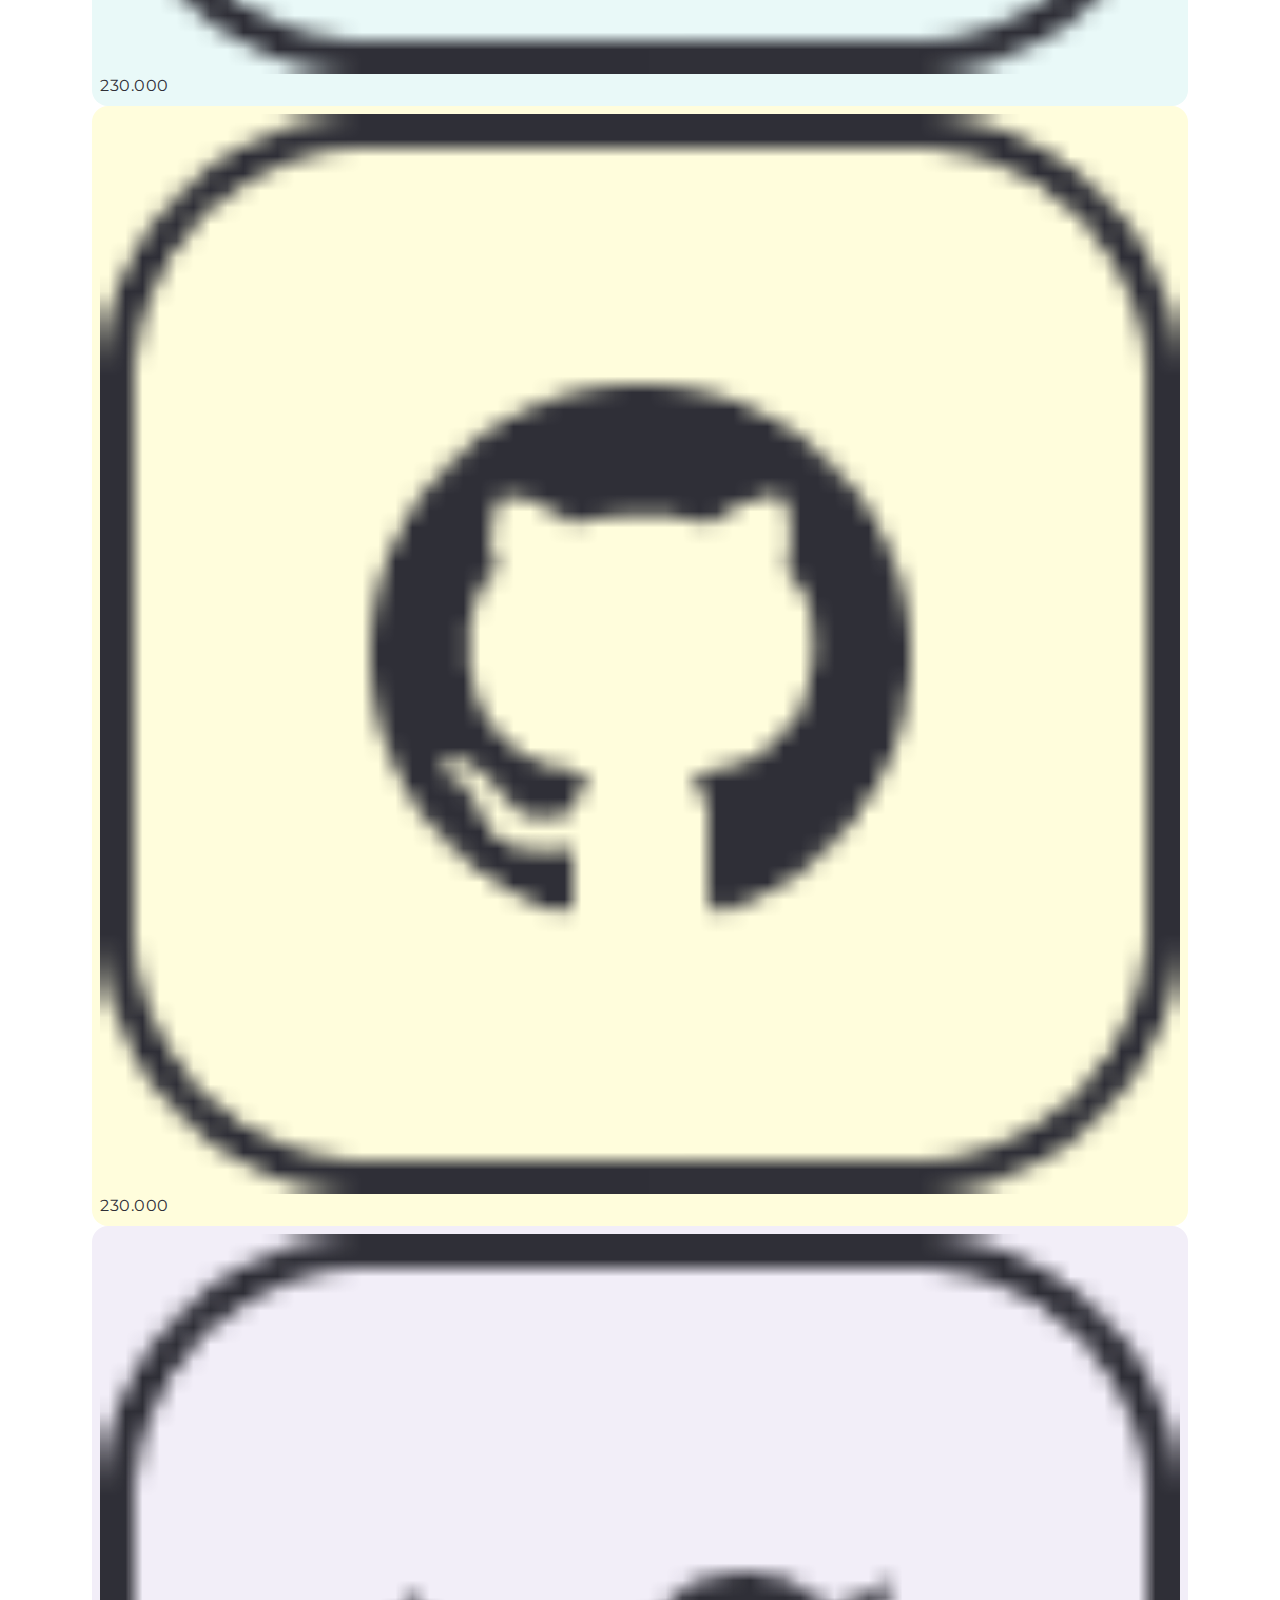
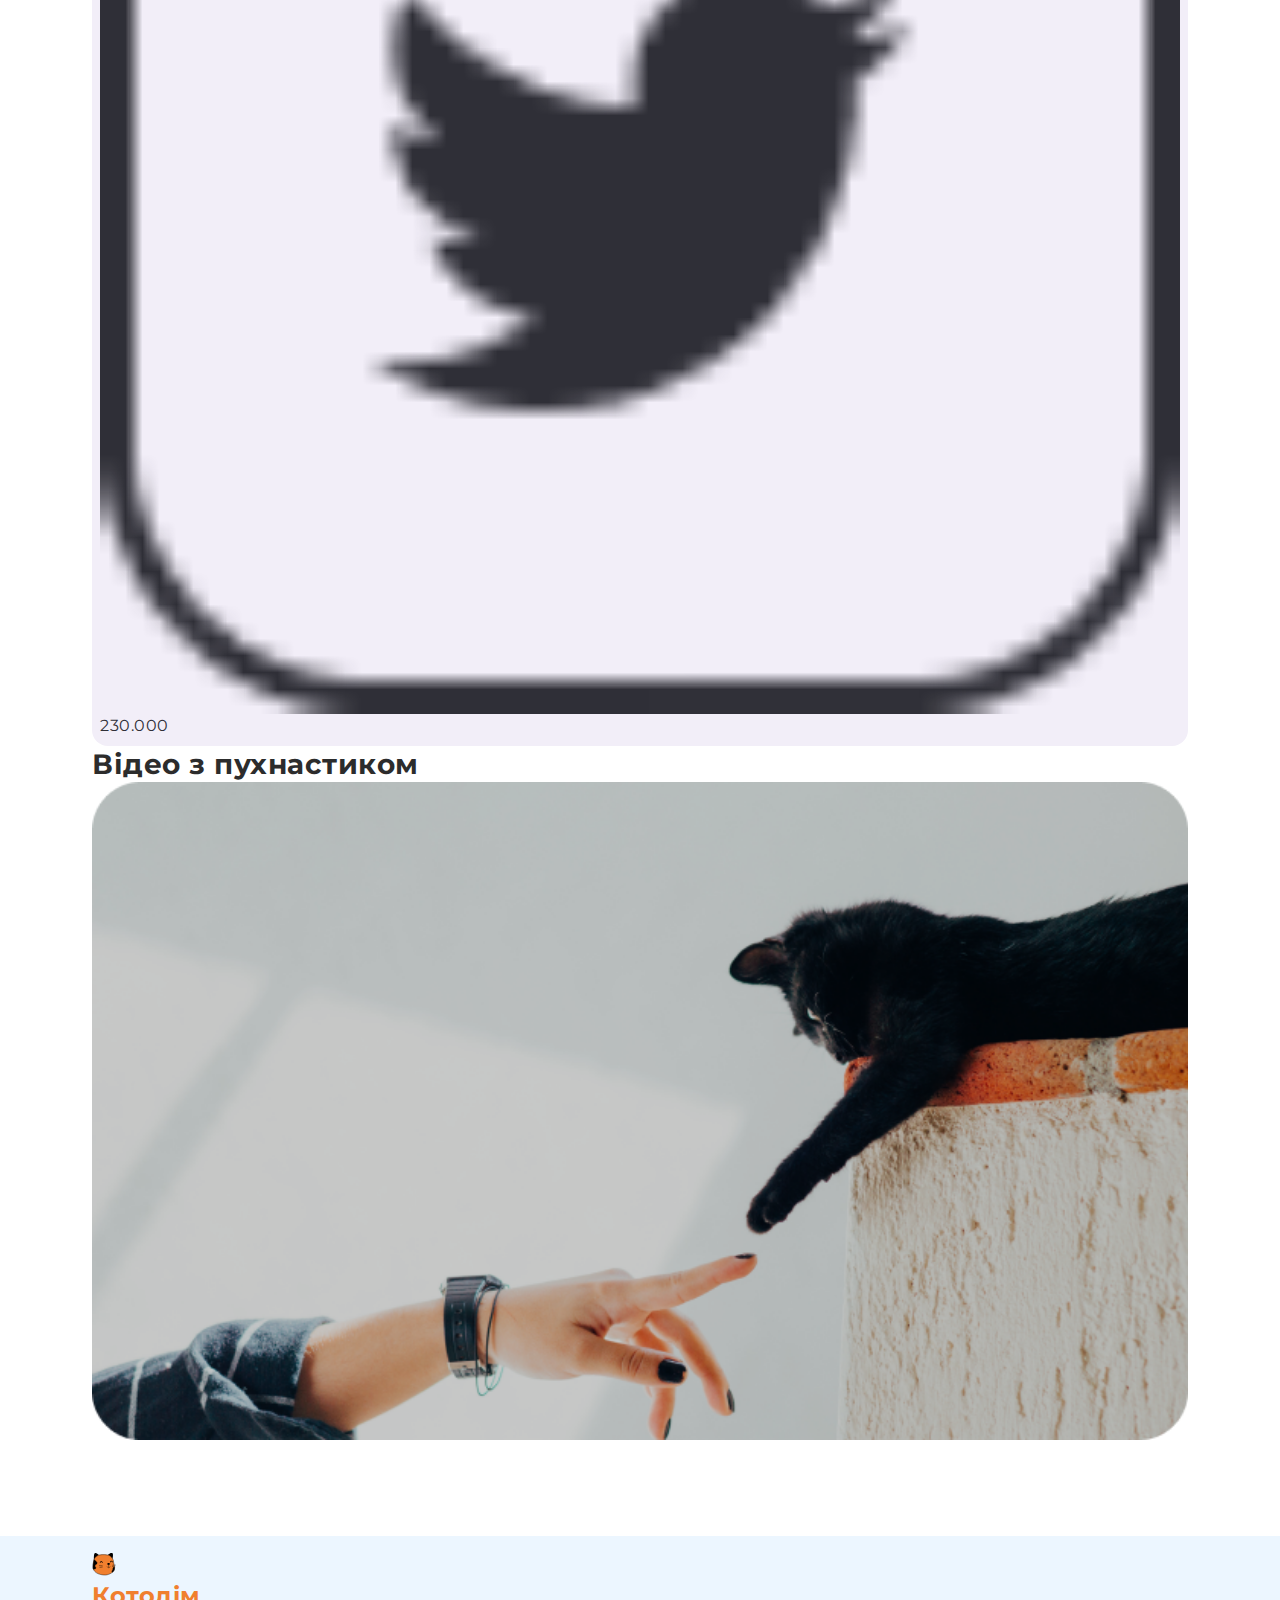
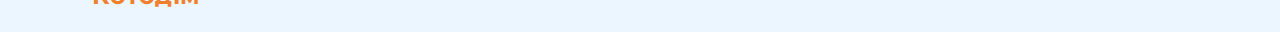
<file: 15-Project (first section)/finish code/index.html>
<!DOCTYPE html>
<html lang="en">

<head>
    <meta charset="UTF-8">
    <meta name="viewport" content="width=device-width, initial-scale=1.0">
    <link rel="preconnect" href="https://fonts.googleapis.com">
    <link rel="preconnect" href="https://fonts.gstatic.com" crossorigin>
    <link href="https://fonts.googleapis.com/css2?family=Montserrat:wght@400;700&display=swap" rel="stylesheet">
    <link rel="stylesheet" href="./styles.css">
    <title>Project</title>
</head>

<body>
    <header class="header">
        <div class="container header-container">
            <img src="./img/cat.svg" alt="cat" class="logo">
            <h1 class="label">Котодім</h1>
        </div>
    </header>
    <main class="main">
        <div class="container">
            <ul class="posts">
                <li class="post">
                    <a href="#">
                        <picture>
                            <!-- For viewports wider than 768px -->
                            <source media="(min-width: 768px)" srcset="img/picture-1.png">

                            <!-- For viewports between 320px and 768px -->
                            <source media="(min-width: 320px) and (max-width: 767px)" srcset="img/picture-1-small.png">

                            <!-- Fallback content -->
                            <img src="img/picture-1-small.png" alt="Description of Image">
                        </picture>
                        <div class="overlay">
                            <h2 class="post-title sub-title">Коти та їхні чудові навички: від полювання до загадкових
                                здібностей</h2>
                        </div>
                    </a>
                </li>
                <li class="post">
                    <a href="#">
                        <img src="./img/picture-2.png" alt="scary kitten" class="post-img">
                        <div class="overlay">
                            <h2 class="post-title sub-title">Коти в літературі та мистецтві: від Егіпетських богів до
                                сучасних
                                майстрів</h2>
                        </div>
                    </a>
                </li>
                <li class="post">
                    <a href="#">
                        <img src="./img/picture-3.png" alt="cat" class="post-img">
                        <div class="overlay">
                            <h2 class="post-title sub-title">Котячі породи для активних власників: як вибрати
                                компаньйона
                            </h2>
                        </div>
                    </a>
                </li>
            </ul>
            <section class="longread">
                <ul class="blog">
                    <li class="blog-item">
                        <a href="#" class="blog-link">
                            <img src="./img/1.png" alt="cat" class="blog-photo">
                            <div class="wrapper">
                                <h2 class="blog-title sub-title">Забавні факти про котів, які вас здивують</h2>
                                <p class="blog-text">Веселі та цікаві факти про котів, які піднімуть вам настрій та
                                    розкажуть про їхні унікальність.</p>
                            </div>
                        </a>
                    </li>
                    <li class="blog-item">
                        <a href="#" class="blog-link">
                            <img src="./img/2.png" alt="cats" class="blog-photo">
                            <div class="wrapper">
                                <h2 class="blog-title sub-title">Найпопулярніші породи котів: який кіт підходить вам?
                                </h2>
                                <p class="blog-text">Вивчіть найпопулярніші породи котів і їхні особливості, щоб зробити
                                    інформований вибір, який підходить саме вам.</p>
                            </div>
                        </a>
                    </li>
                    <li class="blog-item">
                        <a href="#" class="blog-link">
                            <img src="./img/4.png" alt="red-cat" class="blog-photo">
                            <div class="wrapper">
                                <h2 class="blog-title sub-title">Як піклуватися про вашого пухнастого друга: догляд за
                                    котом
                                </h2>
                                <p class="blog-text">Дізнайтеся про основні аспекти догляду за котом, включаючи
                                    годування,
                                    гігієну та взаємодію з вашим улюбленцем.</p>
                            </div>
                        </a>
                    </li>
                    <li class="blog-item">
                        <a href="#" class="blog-link">
                            <img src="./img/3.png" alt="red-cat" class="blog-photo">
                            <div class="wrapper">
                                <h2 class="blog-title sub-title">Історія та культурна значущість котів в усьому світ
                                </h2>
                                <p class="blog-text">Вивчіть, як коти впливали на культури різних народів та дізнайтеся
                                    історію спільного життя людей і котів.</p>
                            </div>
                        </a>
                    </li>
                </ul>
                <div class="socials">
                    <h2 class="socials-title title">Соцмережі</h2>
                    <ul class="socials-list">
                        <li class="socials-item">
                            <a href="#" class="social-link">
                                <img src="./img/instagram.png" alt="instagram" class="social-icon">
                                <p class="social-subscripers">230.000</p>
                            </a>
                        </li>
                        <li class="socials-item">
                            <a href="#" class="social-link">
                                <img src="./img/facebook.png" alt="facebook" class="social-icon">
                                <p class="social-subscripers">230.000</p>
                            </a>
                        </li>
                        <li class="socials-item">
                            <a href="#" class="social-link">
                                <img src="./img/youtube.png" alt="youtube" class="social-icon">
                                <p class="social-subscripers">230.000</p>
                            </a>
                        </li>
                        <li class="socials-item">
                            <a href="#" class="social-link">
                                <img src="./img/tiktok.png" alt="tiktok" class="social-icon">
                                <p class="social-subscripers">230.000</p>
                            </a>
                        </li>
                        <li class="socials-item">
                            <a href="#" class="social-link">
                                <img src="./img/github.png" alt="github" class="social-icon">
                                <p class="social-subscripers">230.000</p>
                            </a>
                        </li>
                        <li class="socials-item">
                            <a href="#" class="social-link">
                                <img src="./img/twitter.png" alt="twitter" class="social-icon">
                                <p class="social-subscripers">230.000</p>
                            </a>
                        </li>
                    </ul>
                </div>
                <div class="video">
                    <h2 class="video-title title">Відео з пухнастиком</h2>
                    <img src="./img/picture.png" alt="video">
                </div>
            </section>
        </div>
    </main>
    <footer class="footer">
        <div class="container">
            <img src="./img/cat.svg" alt="cat" class="logo">
            <h2 class="label">Котодім</h2>
        </div>
    </footer>
</body>

</html>
</file>
<file: 1-display_property/finish-code/styles.css>
@import url(./basic-styles.css);

/* lesson styles */

.container {
  display: grid;
  /* display: inline-grid; */
}
</file>
<file: 1-display_property/start-code/styles.css>
@import url(./basic-styles.css);

/* lesson styles */

.container {
    /* display: grid; */
    display: inline-grid;
}
</file>
<file: 10-minmax/finish-code/styles.css>
@import url(./basic-styles.css);

/* lesson styles */

.container {
  display: grid;
  gap: 20px;
  border: 10px solid #000;
  grid-template-columns: repeat(auto-fit, minmax(150px,1fr));
}
</file>
<file: 11-grid-template-areas/finish-code/styles.css>
@import url(./basic-styles.css);

/* lesson styles */

.container {
  display: grid;
  grid-template-columns: repeat(4, 1fr);
  grid-template-rows: repeat(3, 150px);
  gap: 20px;
  grid-template-areas:
    "h h h h"
    "m m . s"
    "f f f f";
}

.header {
  grid-area: h;
}

.main {
  grid-area: m;
}

.sidebar {
  grid-area: s;
}

.footer {
  grid-area: f;
}

@media (max-width: 700px) {
  .container {
    grid-template-areas:
      "h h h h"
      "s m m m"
      "s f f f";
  }
}
</file>
<file: 11-grid-template-areas/start-code/styles.css>
@import url(./basic-styles.css);

/* lesson styles */

.container {
  display: grid;
  grid-template-columns: repeat(4, 1fr);
  grid-template-rows: repeat(3, 150px);
  gap: 20px;
  grid-template-areas:
    'h h h h'
    'm m . s'
    'f f f f'
  ;
}

.header {
  grid-area: h;
}

.main {
  grid-area: m;
}

.sidebar {
  grid-area: s;
}

.footer {
  grid-area: f;
}

@media (max-width: 700px) {
  .container {
    grid-template-areas:
      's h h h'
      's m m m'
      's f f f'
    ;
  }
}
</file>
<file: 12-grid alignment and justification/finish-code/styles.css>
@import url(./basic-styles.css);

/* lesson styles */

.container {
  display: grid;
  grid-template-columns: repeat(4, 150px);
  grid-template-rows: repeat(3, 150px);
  height: 500px;
  border: 10px solid;
  /* justify-items: center;
  align-items: center; */
  /* justify-content: space-evenly; */
  /* align-content: space-evenly; */
}

.item-4 {
  justify-self: stretch;
  align-self: stretch;
}

/* justify-items */

/* align-items */

/* justify-content */

/* align-content */

/* justify-self */

/* align-self */
</file>
<file: 14-Project(header)/finish code/styles.css>
@import "./styleguide.css";

.header {
  background-color: var(--common-white);
  padding: 16px 0;
}

.header-container {
  display: grid;
  grid-template-columns: 24px 1fr;
  column-gap: 8px;
  align-items: center;
}

.logo {
  display: block;
  width: 24px;
  height: 24px;
}

.label {
  color: var(--orange);
  font-family: var(--common-font);
  font-size: 24px;
  font-weight: 700;
  line-height: 40px;
  letter-spacing: 0.5px;
}

.main {
  background-color: var(--common-white);
  padding-bottom: 96px;
}

.container {
  max-width: 1128px;
  margin: auto;
  padding: 0 16px;
}

.posts {
  margin-bottom: 80px;
}

.post > a {
  position: relative;
  color: var(--common-white);
}

.overlay {
  border-radius: 0px 0px 16px 16px;
  background-color: rgba(18, 18, 22, 0.5);
  padding: 12px 20px;
  position: absolute;
  left: 0;
  bottom: 0;
  width: 100%;
}

@media (min-width: 1440px) {
  .overlay {
    padding: 24px 48px;
  }
}

.post-title {
  color: var(--common-white);
  font-family: var(--common-font);
}

.blog-link {
  color: var(--common-black);
}

.blog-title {
  color: var(--grey, #2c2c2c);
  font-family: var(--common-font);
  margin-bottom: 12px;
}

.blog-text {
  color: var(--grey, #2c2c2c);
  font-family: var(--common-font);
  font-size: 16px;
  line-height: 24px;
  letter-spacing: 0.5px;
}

.socials-title {
  color: var(--grey, #2c2c2c);
  font-family: var(--common-font);
  margin-bottom: 24px;
}
.social-link {
  padding: 8px;
  color: var(--common-black, #2f2f37);
  border-radius: 16px;
  font-family: var(--common-font);
  font-size: 16px;
  line-height: 24px;
  letter-spacing: 0.5px;
}

.socials-item:nth-child(1) .social-link {
  background-color: var(--navy);
}

.socials-item:nth-child(2) .social-link {
  background-color: var(--pink);
}

.socials-item:nth-child(3) .social-link {
  background-color: var(--scarlet);
}

.socials-item:nth-child(4) .social-link {
  background-color: var(--turquoise);
}

.socials-item:nth-child(5) .social-link {
  background-color: var(--yellow);
}

.socials-item:nth-child(6) .social-link {
  background-color: var(--lilac);
}

.video-title {
  color: var(--grey, #2c2c2c);
  font-family: var(--common-font);
}

.footer {
  padding: 16px;
  background-color: var(--blue-light);
}
</file>
<file: 15-Project (first section)/finish code/styles.css>
@import "./styleguide.css";

.header {
  background-color: var(--common-white);
  padding: 16px 0;
}

.header-container {
  display: grid;
  grid-template-columns: 24px 1fr;
  column-gap: 8px;
  align-items: center;
}

.logo {
  display: block;
  width: 24px;
  height: 24px;
}

.label {
  color: var(--orange);
  font-family: var(--common-font);
  font-size: 24px;
  font-weight: 700;
  line-height: 40px;
  letter-spacing: 0.5px;
}

.main {
  background-color: var(--common-white);
  padding-bottom: 96px;
}

.container {
  max-width: 1128px;
  margin: auto;
  padding: 0 16px;
}

.posts {
  margin-bottom: 80px;
  display: grid;
  gap: 12px;
  grid-template-columns: 1fr;
}

@media (min-width: 768px) {
  .posts {
    gap: 24px;
    grid-template-columns: repeat(2, 1fr);
  }

  .post:first-child {
    grid-column: 1 / 2;
    grid-row: 1 / 3;
  }
}

.post > a {
  position: relative;
  color: var(--common-white);
}

.overlay {
  border-radius: 0px 0px 16px 16px;
  background-color: rgba(18, 18, 22, 0.5);
  padding: 12px 20px;
  position: absolute;
  left: 0;
  bottom: 0;
  width: 100%;
}

@media (min-width: 1440px) {
  .overlay {
    padding: 24px 48px;
  }
}

.post-title {
  color: var(--common-white);
  font-family: var(--common-font);
}

.blog-link {
  color: var(--common-black);
}

.blog-title {
  color: var(--grey, #2c2c2c);
  font-family: var(--common-font);
  margin-bottom: 12px;
}

.blog-text {
  color: var(--grey, #2c2c2c);
  font-family: var(--common-font);
  font-size: 16px;
  line-height: 24px;
  letter-spacing: 0.5px;
}

.socials-title {
  color: var(--grey, #2c2c2c);
  font-family: var(--common-font);
  margin-bottom: 24px;
}
.social-link {
  padding: 8px;
  color: var(--common-black, #2f2f37);
  border-radius: 16px;
  font-family: var(--common-font);
  font-size: 16px;
  line-height: 24px;
  letter-spacing: 0.5px;
}

.socials-item:nth-child(1) .social-link {
  background-color: var(--navy);
}

.socials-item:nth-child(2) .social-link {
  background-color: var(--pink);
}

.socials-item:nth-child(3) .social-link {
  background-color: var(--scarlet);
}

.socials-item:nth-child(4) .social-link {
  background-color: var(--turquoise);
}

.socials-item:nth-child(5) .social-link {
  background-color: var(--yellow);
}

.socials-item:nth-child(6) .social-link {
  background-color: var(--lilac);
}

.video-title {
  color: var(--grey, #2c2c2c);
  font-family: var(--common-font);
}

.footer {
  padding: 16px;
  background-color: var(--blue-light);
}
</file>
